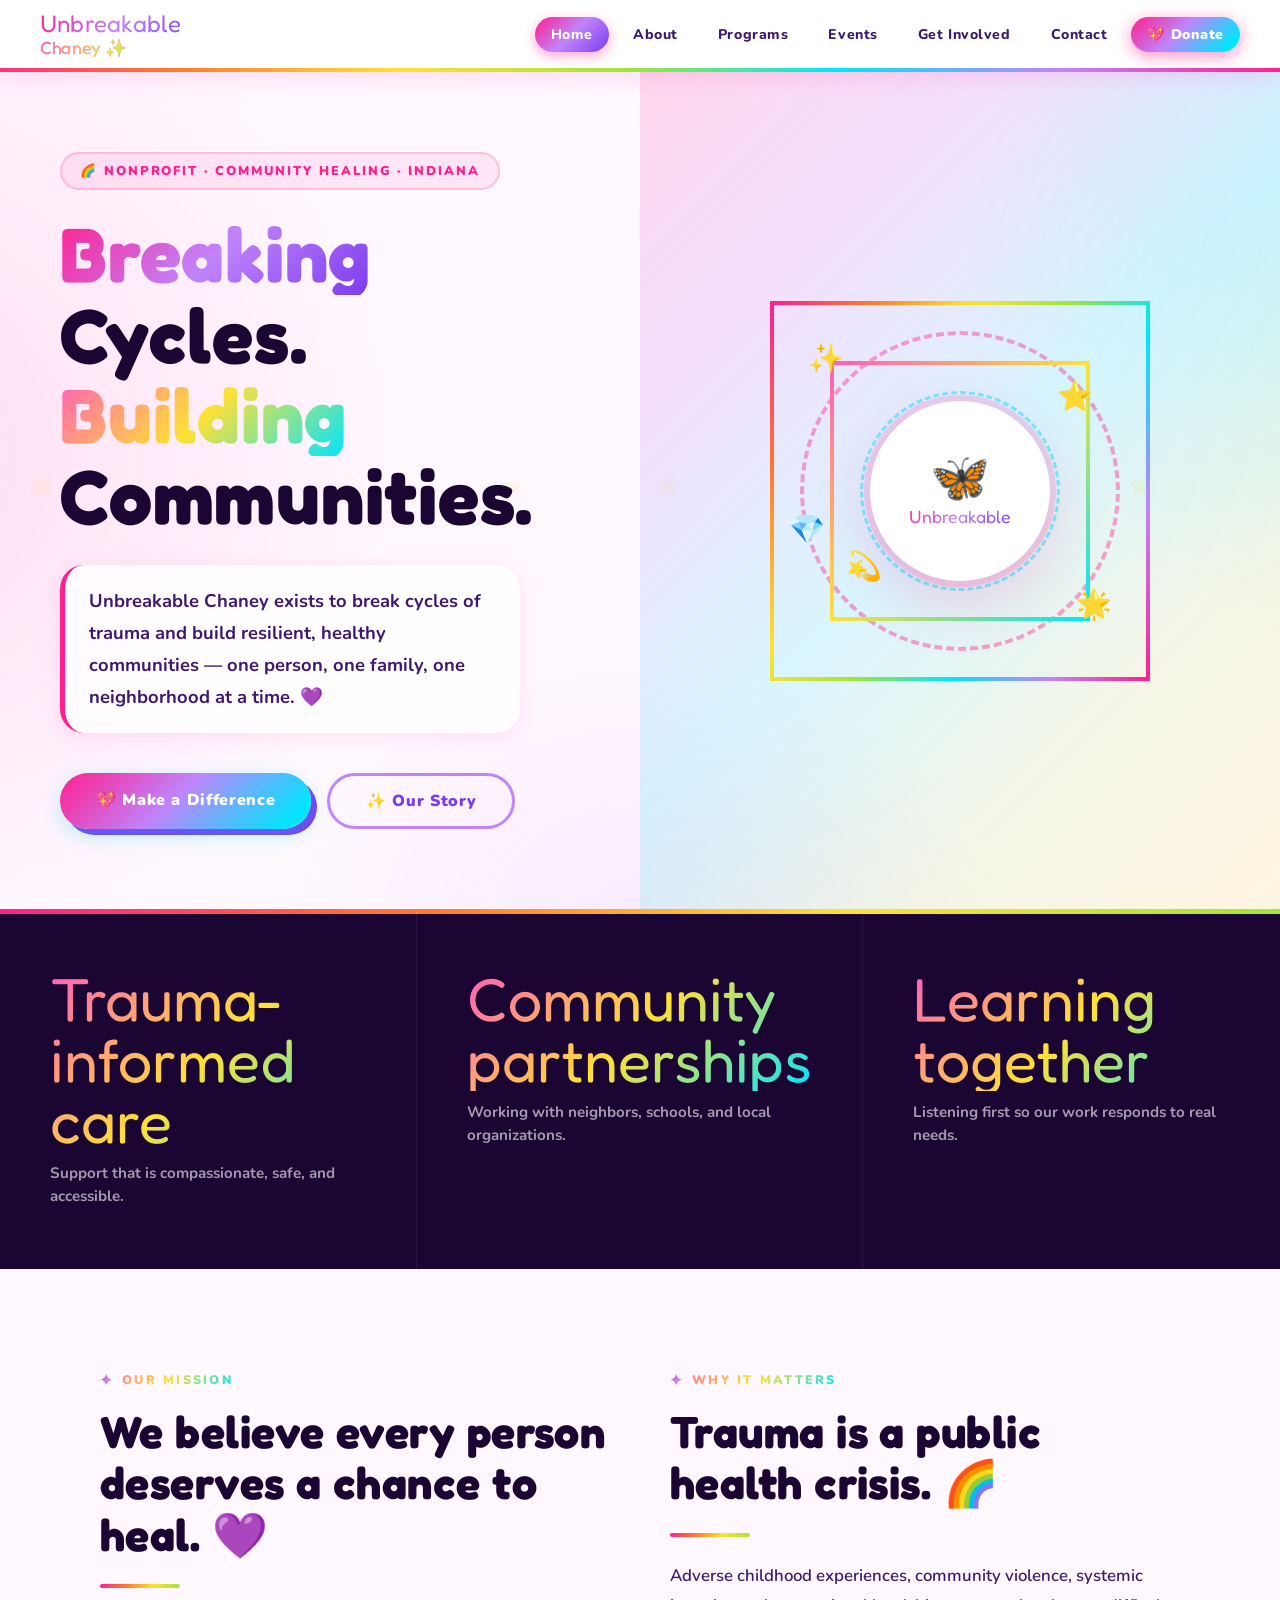
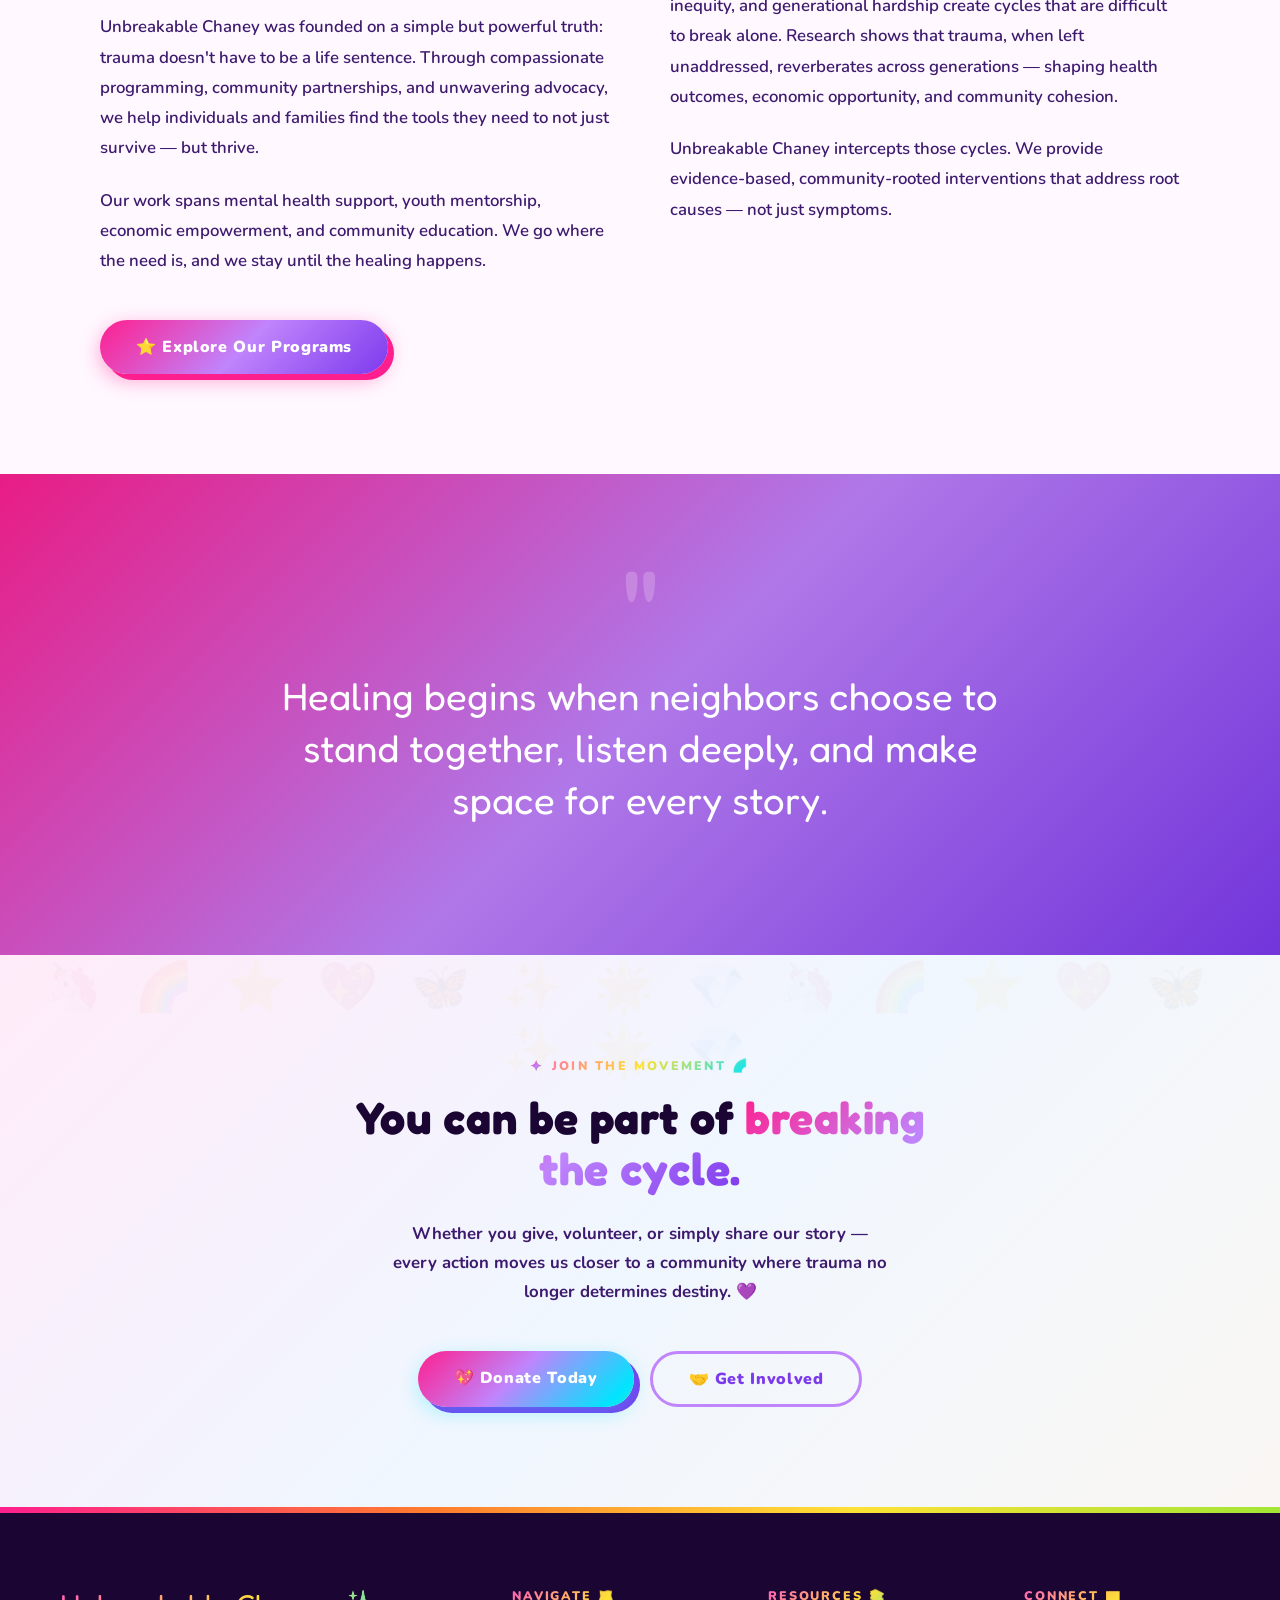
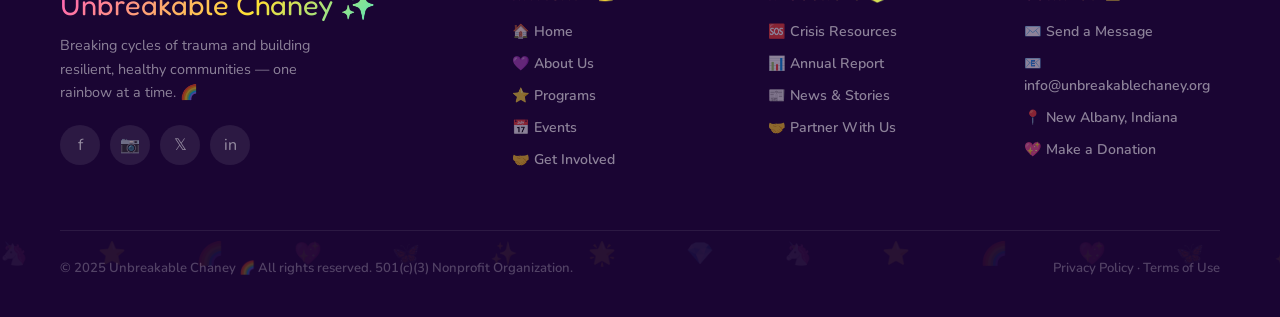
<file: index.html>
<!DOCTYPE html>
<html lang="en">
<head>
  <meta charset="UTF-8">
  <meta name="viewport" content="width=device-width, initial-scale=1.0">
  <title>Unbreakable Chaney ✨ — Breaking Cycles. Building Communities.</title>
  <link rel="preconnect" href="https://fonts.googleapis.com">
  <link href="https://fonts.googleapis.com/css2?family=Fredoka+One&family=Nunito:wght@400;600;700;800;900&display=swap" rel="stylesheet">
  <link rel="stylesheet" href="css/styles.css">
</head>
<body>

  <!-- ============================================================  HERO  -->
  <section class="hero">
    <div class="star-field"></div>

    <div class="hero-left">
      <p class="hero-eyebrow fade-up">🌈 Nonprofit · Community Healing · Indiana</p>

      <h1 class="hero-title fade-up delay-1">
        <span class="grad-word">Breaking</span><br>
        Cycles.<br>
        <span class="grad-word2">Building</span><br>
        Communities.
      </h1>

      <p class="hero-mission fade-up delay-2">
        Unbreakable Chaney exists to break cycles of trauma and build resilient, healthy communities — one person, one family, one neighborhood at a time. 💜
      </p>

      <div class="hero-ctas fade-up delay-3">
        <a href="donate.html" class="btn-rainbow">💖 Make a Difference</a>
        <a href="about.html" class="btn-outline">✨ Our Story</a>
      </div>
    </div>

    <div class="hero-right">
      <div class="hero-graphic">
        <div class="ring-container">
          <div class="ring"></div>
          <div class="ring"></div>
          <div class="ring"></div>
          <div class="ring"></div>
          <div class="hero-center-badge">
            <div class="badge-emoji">🦋</div>
            <div class="badge-word">Unbreakable</div>
          </div>
        </div>

        <!-- Scattered sparkles -->
        <span class="sparkle" style="top:10%;left:10%;animation-delay:0s">✨</span>
        <span class="sparkle" style="top:20%;right:15%;animation-delay:-1.5s">⭐</span>
        <span class="sparkle" style="bottom:25%;left:20%;animation-delay:-3s">💫</span>
        <span class="sparkle" style="bottom:15%;right:10%;animation-delay:-0.8s">🌟</span>
        <span class="sparkle" style="top:55%;left:5%;animation-delay:-2s">💎</span>
      </div>
    </div>
  </section>


  <!-- ============================================================  FOCUS STRIP  -->
  <div class="impact-strip">
    <div class="impact-item">
      <div class="impact-num">Trauma-informed care</div>
      <div class="impact-label">Support that is compassionate, safe, and accessible.</div>
    </div>
    <div class="impact-item">
      <div class="impact-num">Community partnerships</div>
      <div class="impact-label">Working with neighbors, schools, and local organizations.</div>
    </div>
    <div class="impact-item">
      <div class="impact-num">Learning together</div>
      <div class="impact-label">Listening first so our work responds to real needs.</div>
    </div>
  </div>


  <!-- ============================================================  MISSION TWO-COL  -->
  <div class="two-col">
    <div>
      <p class="section-tag">Our Mission</p>
      <h2 class="section-title">We believe every person deserves a chance to heal. 💜</h2>
      <div class="rainbow-divider"></div>
      <p class="section-body">
        Unbreakable Chaney was founded on a simple but powerful truth: trauma doesn't have to be a life sentence. Through compassionate programming, community partnerships, and unwavering advocacy, we help individuals and families find the tools they need to not just survive — but thrive.
      </p>
      <br>
      <p class="section-body">
        Our work spans mental health support, youth mentorship, economic empowerment, and community education. We go where the need is, and we stay until the healing happens.
      </p>
      <br><br>
      <a href="programs.html" class="btn-primary">⭐ Explore Our Programs</a>
    </div>
    <div>
      <p class="section-tag">Why It Matters</p>
      <h2 class="section-title">Trauma is a public health crisis. 🌈</h2>
      <div class="rainbow-divider"></div>
      <p class="section-body">
        Adverse childhood experiences, community violence, systemic inequity, and generational hardship create cycles that are difficult to break alone. Research shows that trauma, when left unaddressed, reverberates across generations — shaping health outcomes, economic opportunity, and community cohesion.
      </p>
      <br>
      <p class="section-body">
        Unbreakable Chaney intercepts those cycles. We provide evidence-based, community-rooted interventions that address root causes — not just symptoms.
      </p>
    </div>
  </div>


  <!-- ============================================================  MESSAGE  -->
  <div class="testimonial-section">
    <span class="testimonial-mark">"</span>
    <p class="testimonial-quote">
      Healing begins when neighbors choose to stand together, listen deeply, and make space for every story.
    </p>
  </div>


  <!-- ============================================================  CTA BANNER  -->
  <div style="background: linear-gradient(135deg, rgba(255,31,142,0.06), rgba(0,229,255,0.06), rgba(163,230,53,0.06)); padding: 100px 60px; text-align: center; position: relative; overflow: hidden;">
    <div style="position:absolute;inset:0;pointer-events:none;opacity:0.04;font-size:3rem;line-height:4rem;overflow:hidden;letter-spacing:2rem;">🦄🌈⭐💖🦋✨🌟💎🦄🌈⭐💖🦋✨🌟💎</div>

    <p class="section-tag" style="justify-content:center;">Join The Movement 🌈</p>
    <h2 class="section-title" style="max-width:640px;margin:0 auto 24px;">
      You can be part of <span style="background:var(--grad-pink);-webkit-background-clip:text;-webkit-text-fill-color:transparent;background-clip:text;">breaking the cycle.</span>
    </h2>
    <p style="max-width:500px;margin:0 auto 44px;font-size:1.05rem;line-height:1.75;color:var(--ink-soft);font-weight:700;">
      Whether you give, volunteer, or simply share our story — every action moves us closer to a community where trauma no longer determines destiny. 💜
    </p>
    <div style="display:flex;gap:16px;justify-content:center;flex-wrap:wrap;">
      <a href="donate.html" class="btn-rainbow">💖 Donate Today</a>
      <a href="involved.html" class="btn-outline">🤝 Get Involved</a>
    </div>
  </div>

  <script src="js/nav.js"></script>
</body>
</html>
</file>
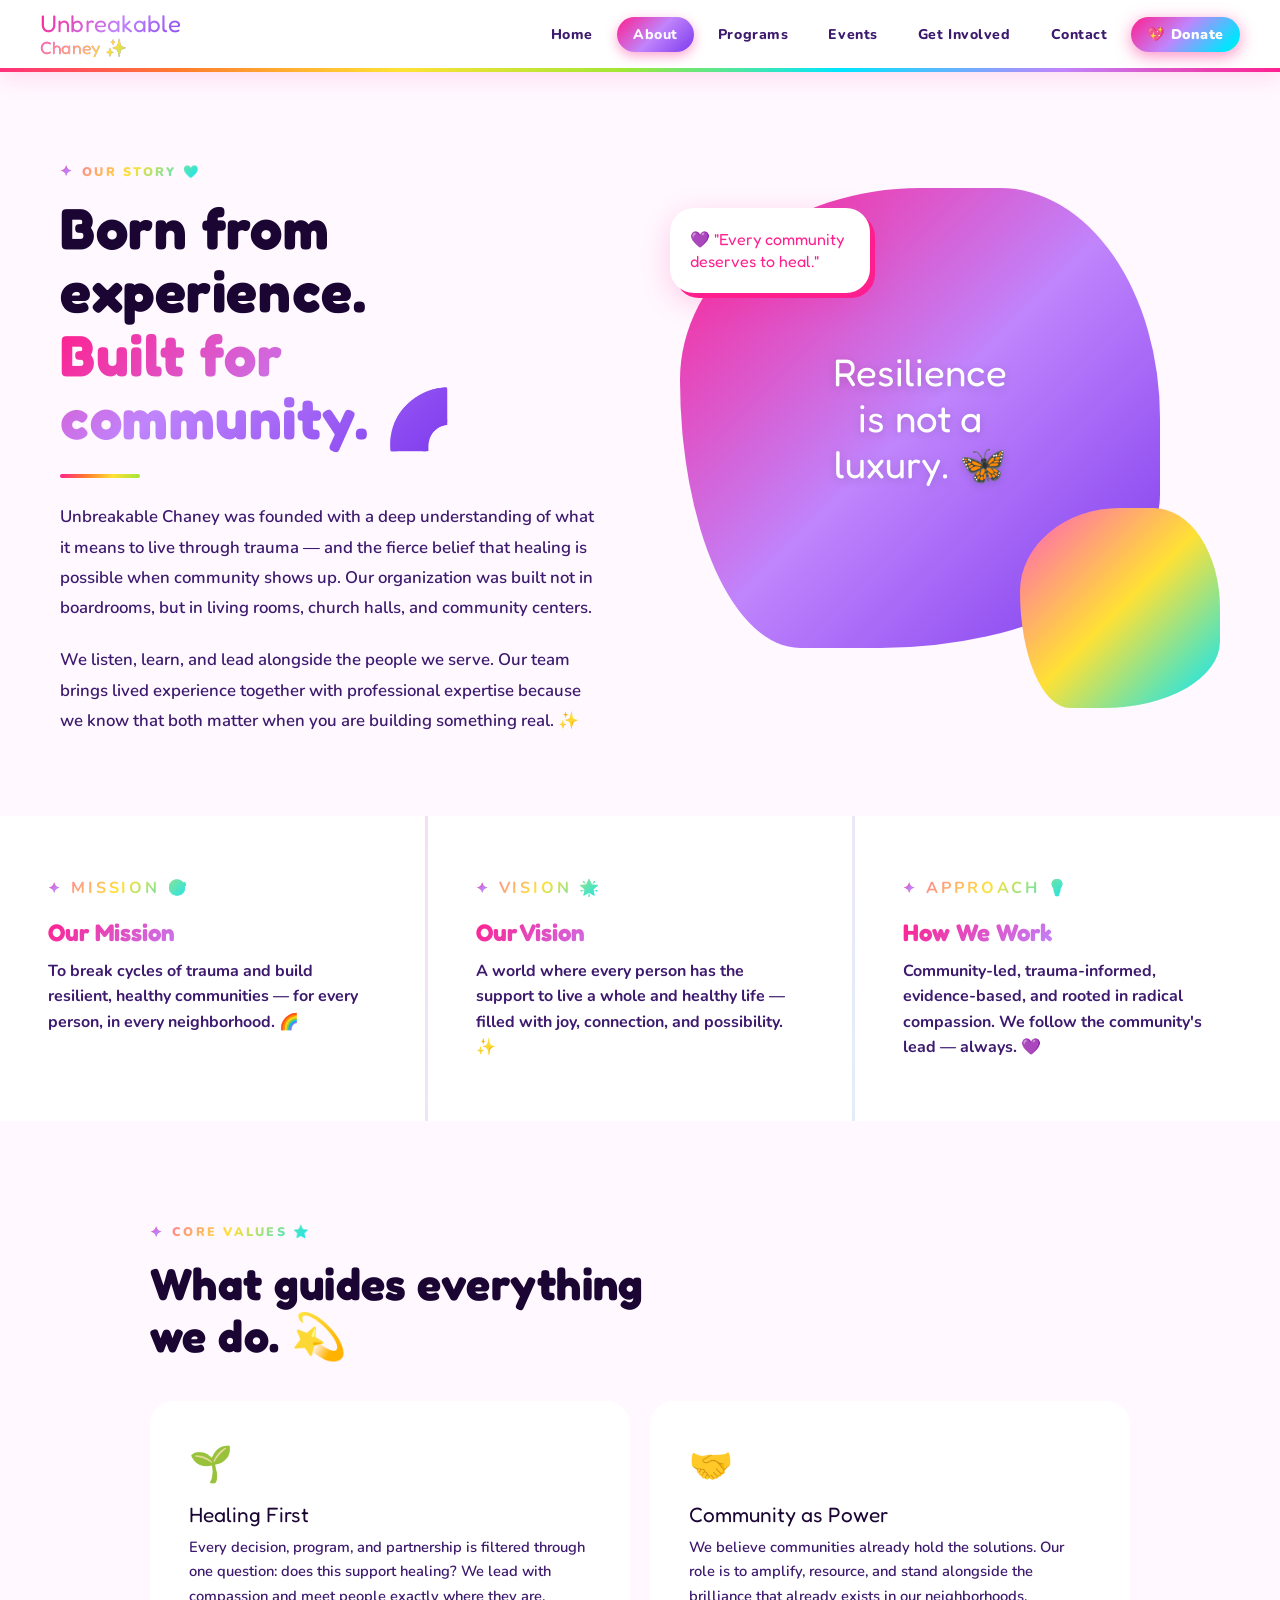
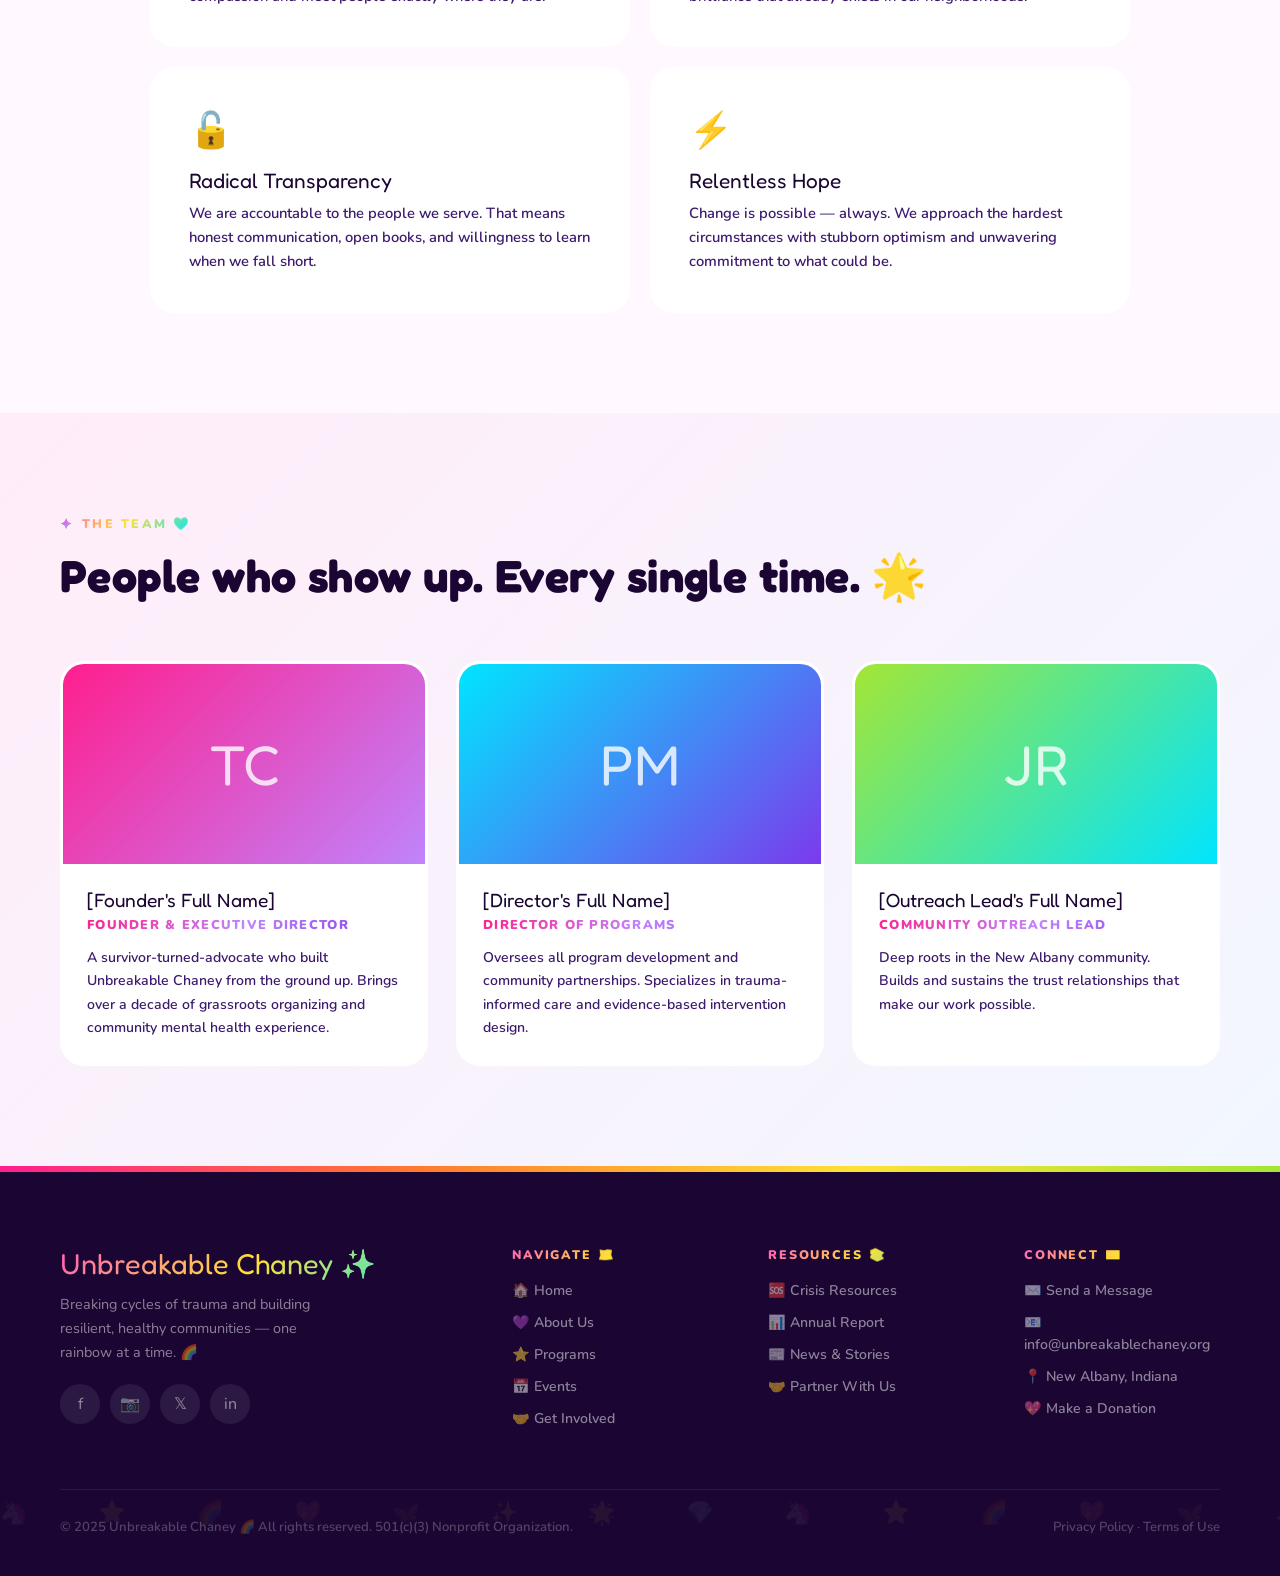
<file: about.html>
<!DOCTYPE html>
<html lang="en">
<head>
  <meta charset="UTF-8">
  <meta name="viewport" content="width=device-width, initial-scale=1.0">
  <title>About — Unbreakable Chaney ✨</title>
  <link rel="preconnect" href="https://fonts.googleapis.com">
  <link href="https://fonts.googleapis.com/css2?family=Fredoka+One&family=Nunito:wght@400;600;700;800;900&display=swap" rel="stylesheet">
  <link rel="stylesheet" href="css/styles.css">
</head>
<body>

  <!-- ============================================================  ABOUT HERO  -->
  <div class="about-hero">
    <div>
      <p class="section-tag fade-up">Our Story 💜</p>
      <h1 class="section-title fade-up delay-1" style="font-size:clamp(2.8rem,4.5vw,4.2rem);line-height:1.1;">
        Born from experience.<br>
        <span style="background:var(--grad-pink);-webkit-background-clip:text;-webkit-text-fill-color:transparent;background-clip:text;">Built for community. 🌈</span>
      </h1>
      <div class="rainbow-divider fade-up delay-2"></div>
      <p class="section-body fade-up delay-2">
        Unbreakable Chaney was founded with a deep understanding of what it means to live through trauma — and the fierce belief that healing is possible when community shows up. Our organization was built not in boardrooms, but in living rooms, church halls, and community centers.
      </p>
      <br>
      <p class="section-body fade-up delay-3">
        We listen, learn, and lead alongside the people we serve. Our team brings lived experience together with professional expertise because we know that both matter when you are building something real. ✨
      </p>
    </div>

    <div class="about-visual fade-up delay-2">
      <div class="about-blob main">
        <div class="about-main-caption">Resilience<br>is not a<br>luxury. 🦋</div>
      </div>
      <div class="about-blob accent1"></div>
      <div class="about-blob quote-float">
        <p class="about-quote-text">💜 "Every community deserves to heal."</p>
      </div>
    </div>
  </div>


  <!-- ============================================================  MISSION / VISION / APPROACH  -->
  <div class="mission-vision-grid">
    <div class="mvg-item">
      <p class="section-tag">Mission 🎯</p>
      <h3>Our Mission</h3>
      <p>To break cycles of trauma and build resilient, healthy communities — for every person, in every neighborhood. 🌈</p>
    </div>
    <div class="mvg-item">
      <p class="section-tag">Vision 🌟</p>
      <h3>Our Vision</h3>
      <p>A world where every person has the support to live a whole and healthy life — filled with joy, connection, and possibility. ✨</p>
    </div>
    <div class="mvg-item">
      <p class="section-tag">Approach 💡</p>
      <h3>How We Work</h3>
      <p>Community-led, trauma-informed, evidence-based, and rooted in radical compassion. We follow the community's lead — always. 💜</p>
    </div>
  </div>


  <!-- ============================================================  VALUES  -->
  <div style="padding:100px 60px;max-width:1100px;margin:0 auto;">
    <p class="section-tag">Core Values ⭐</p>
    <h2 class="section-title" style="max-width:520px;">What guides everything we do. 💫</h2>

    <div class="values-grid">
      <div class="value-card">
        <div class="value-icon">🌱</div>
        <div class="value-title">Healing First</div>
        <p class="value-desc">Every decision, program, and partnership is filtered through one question: does this support healing? We lead with compassion and meet people exactly where they are.</p>
      </div>
      <div class="value-card">
        <div class="value-icon">🤝</div>
        <div class="value-title">Community as Power</div>
        <p class="value-desc">We believe communities already hold the solutions. Our role is to amplify, resource, and stand alongside the brilliance that already exists in our neighborhoods.</p>
      </div>
      <div class="value-card">
        <div class="value-icon">🔓</div>
        <div class="value-title">Radical Transparency</div>
        <p class="value-desc">We are accountable to the people we serve. That means honest communication, open books, and willingness to learn when we fall short.</p>
      </div>
      <div class="value-card">
        <div class="value-icon">⚡</div>
        <div class="value-title">Relentless Hope</div>
        <p class="value-desc">Change is possible — always. We approach the hardest circumstances with stubborn optimism and unwavering commitment to what could be.</p>
      </div>
    </div>
  </div>


  <!-- ============================================================  TEAM  -->
  <div class="team-section">
    <p class="section-tag">The Team 💜</p>
    <h2 class="section-title">People who show up. Every single time. 🌟</h2>

    <div class="team-grid">
      <div class="team-card">
        <div class="team-avatar a1"><div class="team-initials">TC</div></div>
        <div class="team-info">
          <div class="team-name">[Founder's Full Name]</div>
          <div class="team-role">Founder &amp; Executive Director</div>
          <p class="team-bio">A survivor-turned-advocate who built Unbreakable Chaney from the ground up. Brings over a decade of grassroots organizing and community mental health experience.</p>
        </div>
      </div>
      <div class="team-card">
        <div class="team-avatar a2"><div class="team-initials">PM</div></div>
        <div class="team-info">
          <div class="team-name">[Director's Full Name]</div>
          <div class="team-role">Director of Programs</div>
          <p class="team-bio">Oversees all program development and community partnerships. Specializes in trauma-informed care and evidence-based intervention design.</p>
        </div>
      </div>
      <div class="team-card">
        <div class="team-avatar a3"><div class="team-initials">JR</div></div>
        <div class="team-info">
          <div class="team-name">[Outreach Lead's Full Name]</div>
          <div class="team-role">Community Outreach Lead</div>
          <p class="team-bio">Deep roots in the New Albany community. Builds and sustains the trust relationships that make our work possible.</p>
        </div>
      </div>
    </div>
  </div>

  <script src="js/nav.js"></script>
</body>
</html>
</file>
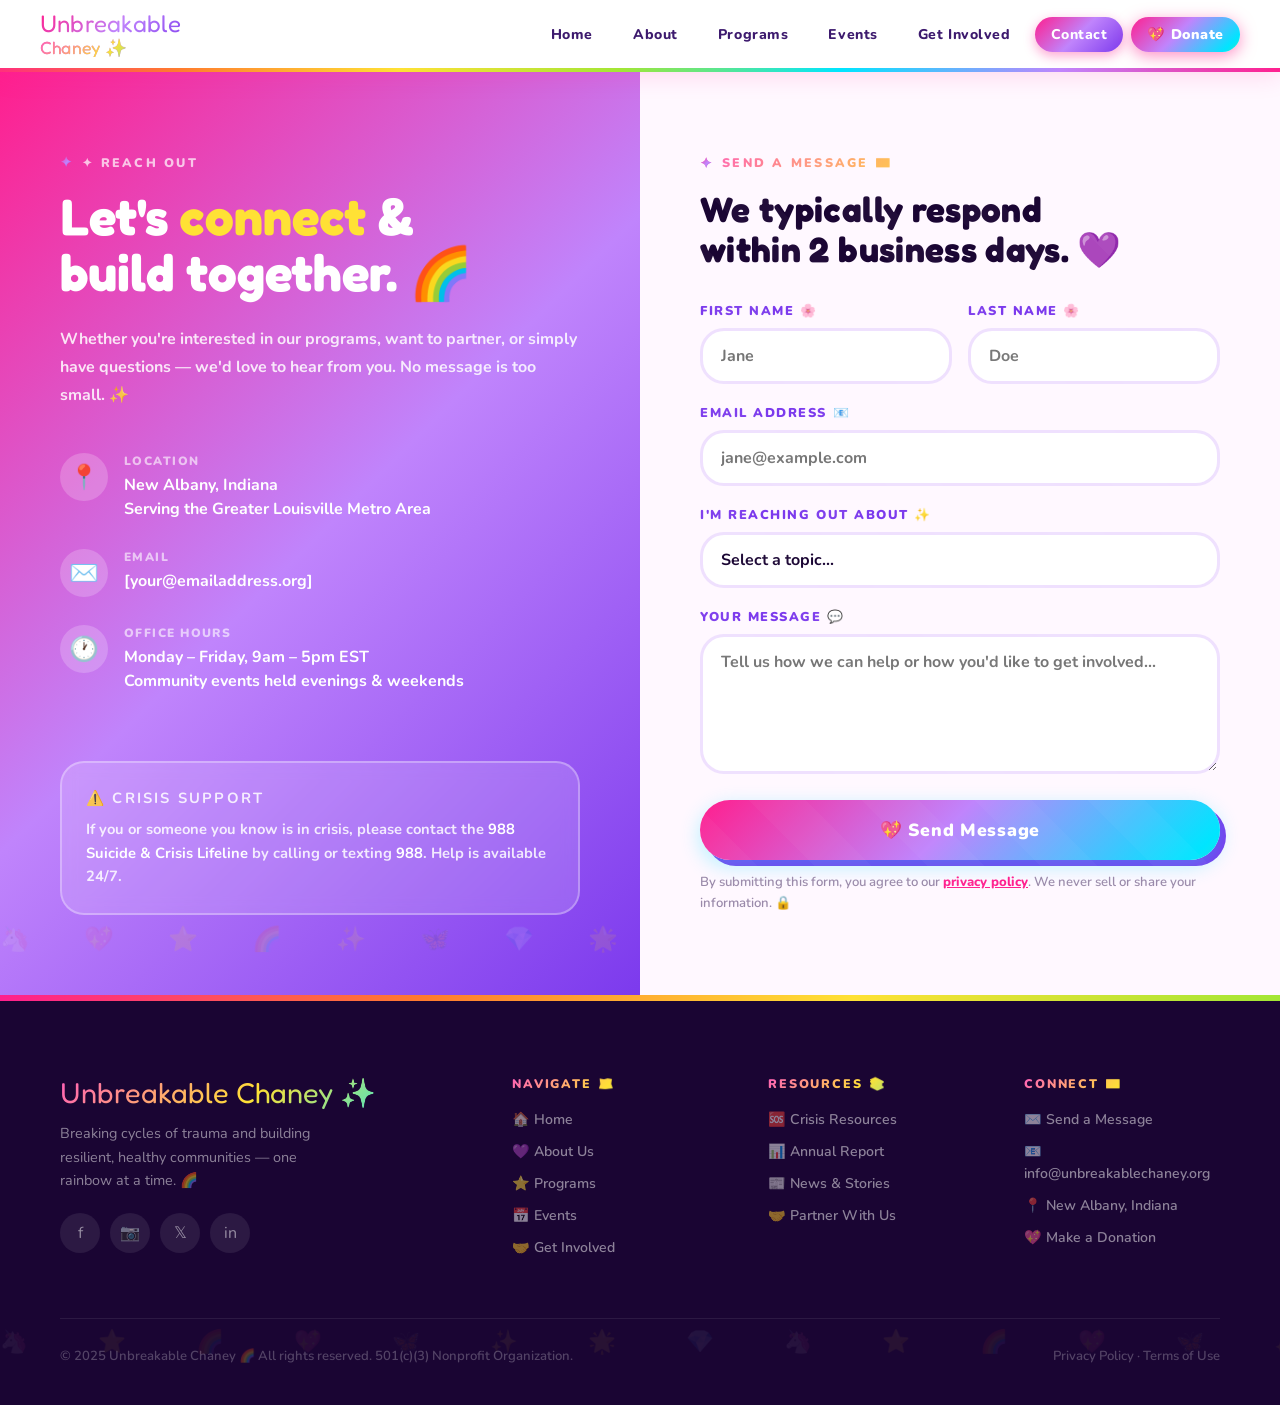
<file: contact.html>
<!DOCTYPE html>
<html lang="en">
<head>
  <meta charset="UTF-8">
  <meta name="viewport" content="width=device-width, initial-scale=1.0">
  <title>Contact — Unbreakable Chaney ✨</title>
  <link rel="preconnect" href="https://fonts.googleapis.com">
  <link href="https://fonts.googleapis.com/css2?family=Fredoka+One&family=Nunito:wght@400;600;700;800;900&display=swap" rel="stylesheet">
  <link rel="stylesheet" href="css/styles.css">
</head>
<body>

  <div class="contact-grid">

    <!-- ============================================================  LEFT PANEL  -->
    <div class="contact-left">
      <div class="star-field"></div>

      <p class="section-tag" style="-webkit-text-fill-color:rgba(255,255,255,0.7);color:rgba(255,255,255,0.7);background:none;">✦ Reach Out</p>

      <h1 class="contact-title">
        Let's <em>connect</em> &amp;<br>build together. 🌈
      </h1>

      <p style="font-size:1rem;line-height:1.75;color:rgba(255,255,255,0.85);font-weight:700;margin-bottom:44px;">
        Whether you're interested in our programs, want to partner, or simply have questions — we'd love to hear from you. No message is too small. ✨
      </p>

      <div class="contact-info-item">
        <div class="contact-info-icon">📍</div>
        <div>
          <div class="contact-info-label">Location</div>
          <div class="contact-info-value">New Albany, Indiana<br>Serving the Greater Louisville Metro Area</div>
        </div>
      </div>

      <div class="contact-info-item">
        <div class="contact-info-icon">✉️</div>
        <div>
          <div class="contact-info-label">Email</div>
          <div class="contact-info-value">[your@emailaddress.org]</div>
        </div>
      </div>

      <div class="contact-info-item">
        <div class="contact-info-icon">🕐</div>
        <div>
          <div class="contact-info-label">Office Hours</div>
          <div class="contact-info-value">Monday – Friday, 9am – 5pm EST<br>Community events held evenings &amp; weekends</div>
        </div>
      </div>

      <div class="crisis-box">
        <p class="crisis-box-label">⚠️ Crisis Support</p>
        <p>If you or someone you know is in crisis, please contact the <strong>988 Suicide &amp; Crisis Lifeline</strong> by calling or texting <strong>988</strong>. Help is available 24/7.</p>
      </div>
    </div>

    <!-- ============================================================  RIGHT: FORM  -->
    <div class="contact-right">
      <p class="section-tag">Send a Message 💌</p>
      <h2 class="section-title" style="font-size:2.2rem;margin-bottom:32px;">
        We typically respond<br>within 2 business days. 💜
      </h2>

      <div class="form-row">
        <div class="form-group">
          <label class="form-label">First Name 🌸</label>
          <input class="form-input" type="text" name="first_name" placeholder="Jane" required>
        </div>
        <div class="form-group">
          <label class="form-label">Last Name 🌸</label>
          <input class="form-input" type="text" name="last_name" placeholder="Doe" required>
        </div>
      </div>

      <div class="form-group">
        <label class="form-label">Email Address 📧</label>
        <input class="form-input" type="email" name="email" placeholder="jane@example.com" required>
      </div>

      <div class="form-group">
        <label class="form-label">I'm reaching out about ✨</label>
        <select class="form-select" name="topic">
          <option value="">Select a topic...</option>
          <option>Program Inquiry</option>
          <option>Volunteering</option>
          <option>Donating</option>
          <option>Partnership / Collaboration</option>
          <option>Media / Press</option>
          <option>General Question</option>
        </select>
      </div>

      <div class="form-group">
        <label class="form-label">Your Message 💬</label>
        <textarea class="form-textarea" name="message" placeholder="Tell us how we can help or how you'd like to get involved..." required></textarea>
      </div>

      <button class="btn-rainbow" type="submit" style="width:100%;padding:18px;font-size:1.1rem;">
        💖 Send Message
      </button>

      <p class="form-note">
        By submitting this form, you agree to our <a href="#" style="color:var(--magenta);font-weight:800;">privacy policy</a>. We never sell or share your information. 🔒
      </p>
    </div>

  </div>

  <script src="js/nav.js"></script>
</body>
</html>
</file>
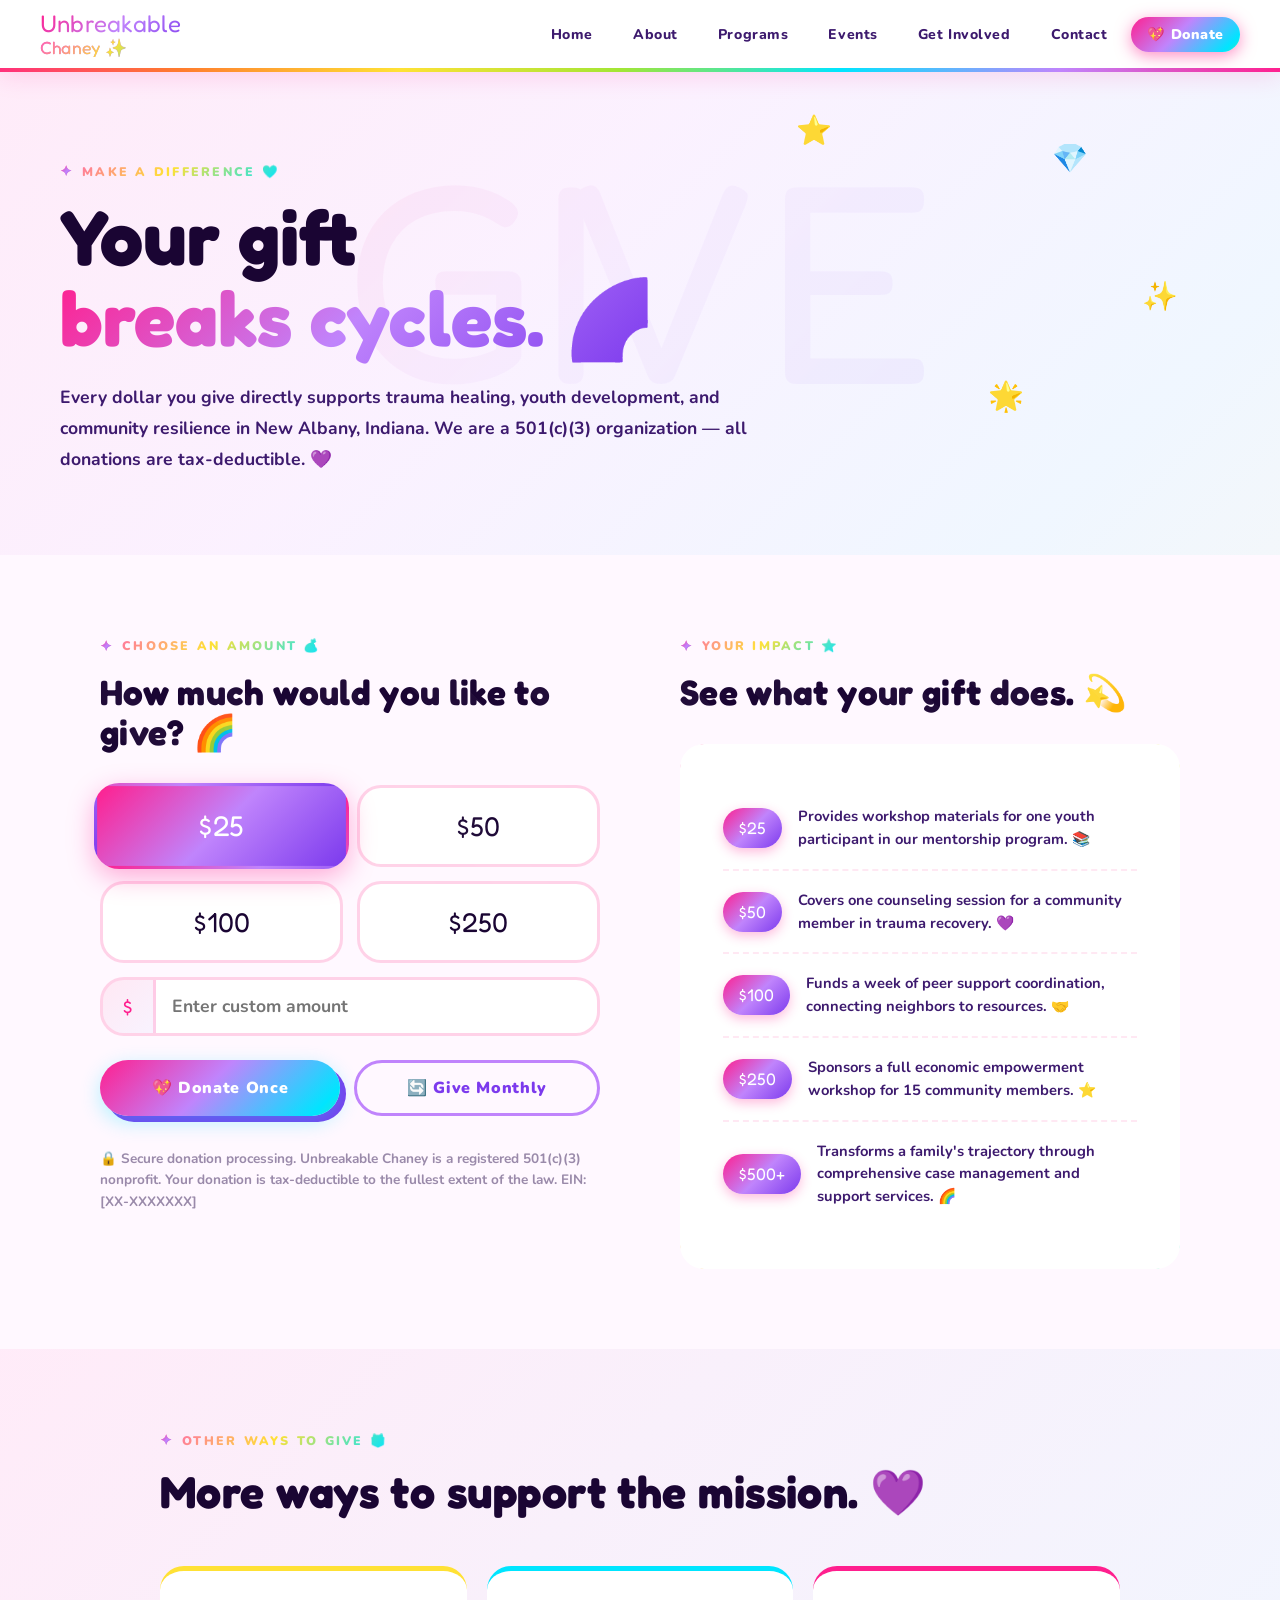
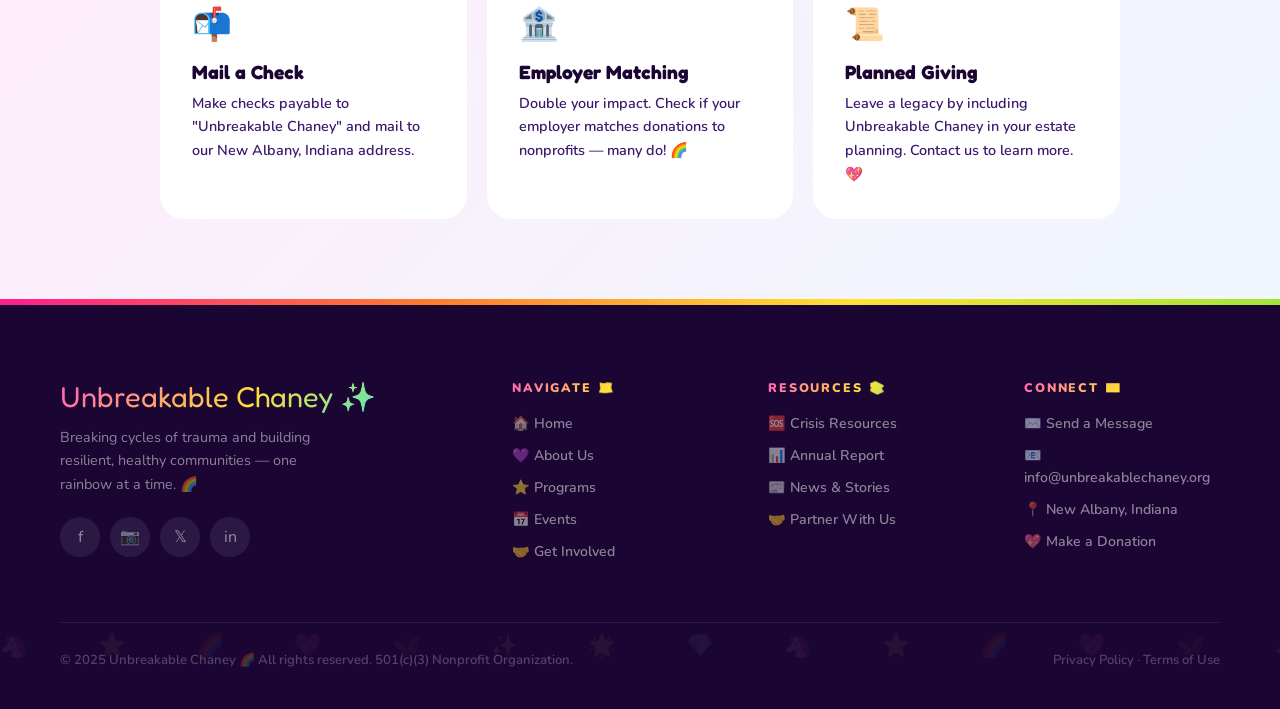
<file: donate.html>
<!DOCTYPE html>
<html lang="en">
<head>
  <meta charset="UTF-8">
  <meta name="viewport" content="width=device-width, initial-scale=1.0">
  <title>Donate — Unbreakable Chaney ✨</title>
  <link rel="preconnect" href="https://fonts.googleapis.com">
  <link href="https://fonts.googleapis.com/css2?family=Fredoka+One&family=Nunito:wght@400;600;700;800;900&display=swap" rel="stylesheet">
  <link rel="stylesheet" href="css/styles.css">
</head>
<body>

  <!-- ============================================================  DONATE HERO  -->
  <div class="donate-hero">
    <div class="donate-bg-text">GIVE</div>
    <div class="donate-hero-inner">
      <p class="section-tag fade-up">Make a Difference 💖</p>
      <h1 class="donate-title fade-up delay-1">
        Your gift<br>
        <span class="grad-word">breaks cycles. 🌈</span>
      </h1>
      <p class="donate-sub fade-up delay-2">
        Every dollar you give directly supports trauma healing, youth development, and community resilience in New Albany, Indiana. We are a 501(c)(3) organization — all donations are tax-deductible. 💜
      </p>
    </div>

    <!-- Floating sparkles -->
    <span class="sparkle" style="position:absolute;top:25%;right:15%;animation-delay:0s">💎</span>
    <span class="sparkle" style="position:absolute;top:50%;right:8%;animation-delay:-2s">✨</span>
    <span class="sparkle" style="position:absolute;bottom:25%;right:20%;animation-delay:-1s">🌟</span>
    <span class="sparkle" style="position:absolute;top:20%;right:35%;animation-delay:-3s">⭐</span>
  </div>


  <!-- ============================================================  FORM + IMPACT  -->
  <div class="donate-section">

    <!-- LEFT: Amount selector -->
    <div>
      <p class="section-tag">Choose an Amount 💰</p>
      <h2 class="section-title" style="font-size:2.2rem;margin-bottom:32px;">How much would you like to give? 🌈</h2>

      <div class="donate-amounts" id="donateAmounts">
        <button class="amount-btn selected" onclick="selectAmount(this)">$25</button>
        <button class="amount-btn" onclick="selectAmount(this)">$50</button>
        <button class="amount-btn" onclick="selectAmount(this)">$100</button>
        <button class="amount-btn" onclick="selectAmount(this)">$250</button>
        <div class="donate-custom">
          <span>$</span>
          <input type="number" id="customAmount" placeholder="Enter custom amount" min="1">
        </div>
      </div>

      <div style="display:flex;gap:14px;margin-bottom:32px;">
        <button class="btn-rainbow" style="flex:1;">💖 Donate Once</button>
        <button class="btn-outline" style="flex:1;">🔄 Give Monthly</button>
      </div>

      <p style="font-size:0.85rem;color:#9a8aaa;line-height:1.6;font-weight:700;">
        🔒 Secure donation processing. Unbreakable Chaney is a registered 501(c)(3) nonprofit. Your donation is tax-deductible to the fullest extent of the law. EIN: [XX-XXXXXXX]
      </p>
    </div>

    <!-- RIGHT: Impact breakdown -->
    <div>
      <p class="section-tag">Your Impact ⭐</p>
      <h2 class="section-title" style="font-size:2.2rem;margin-bottom:32px;">See what your gift does. 💫</h2>

      <div class="donate-impact">
        <div class="impact-row">
          <div class="impact-dollar">$25</div>
          <div class="impact-text">Provides workshop materials for one youth participant in our mentorship program. 📚</div>
        </div>
        <div class="impact-row">
          <div class="impact-dollar">$50</div>
          <div class="impact-text">Covers one counseling session for a community member in trauma recovery. 💜</div>
        </div>
        <div class="impact-row">
          <div class="impact-dollar">$100</div>
          <div class="impact-text">Funds a week of peer support coordination, connecting neighbors to resources. 🤝</div>
        </div>
        <div class="impact-row">
          <div class="impact-dollar">$250</div>
          <div class="impact-text">Sponsors a full economic empowerment workshop for 15 community members. ⭐</div>
        </div>
        <div class="impact-row">
          <div class="impact-dollar">$500+</div>
          <div class="impact-text">Transforms a family's trajectory through comprehensive case management and support services. 🌈</div>
        </div>
      </div>
    </div>
  </div>


  <!-- ============================================================  OTHER WAYS  -->
  <div style="background:linear-gradient(135deg,rgba(255,31,142,0.06),rgba(0,229,255,0.06));padding:80px 60px;">
    <div style="max-width:960px;margin:0 auto;">
      <p class="section-tag">Other Ways to Give 🎁</p>
      <h2 class="section-title" style="margin-bottom:48px;">More ways to support the mission. 💜</h2>

      <div class="other-ways-grid">
        <div class="give-card" style="border-top:5px solid var(--yellow);">
          <div class="give-icon">📬</div>
          <h3>Mail a Check</h3>
          <p>Make checks payable to "Unbreakable Chaney" and mail to our New Albany, Indiana address.</p>
        </div>
        <div class="give-card" style="border-top:5px solid var(--cyan);">
          <div class="give-icon">🏦</div>
          <h3>Employer Matching</h3>
          <p>Double your impact. Check if your employer matches donations to nonprofits — many do! 🌈</p>
        </div>
        <div class="give-card" style="border-top:5px solid var(--magenta);">
          <div class="give-icon">📜</div>
          <h3>Planned Giving</h3>
          <p>Leave a legacy by including Unbreakable Chaney in your estate planning. Contact us to learn more. 💖</p>
        </div>
      </div>
    </div>
  </div>

  <script>
    function selectAmount(btn) {
      document.querySelectorAll('.amount-btn').forEach(b => b.classList.remove('selected'));
      btn.classList.add('selected');
      document.getElementById('customAmount').value = '';
    }
  </script>
  <script src="js/nav.js"></script>
</body>
</html>
</file>
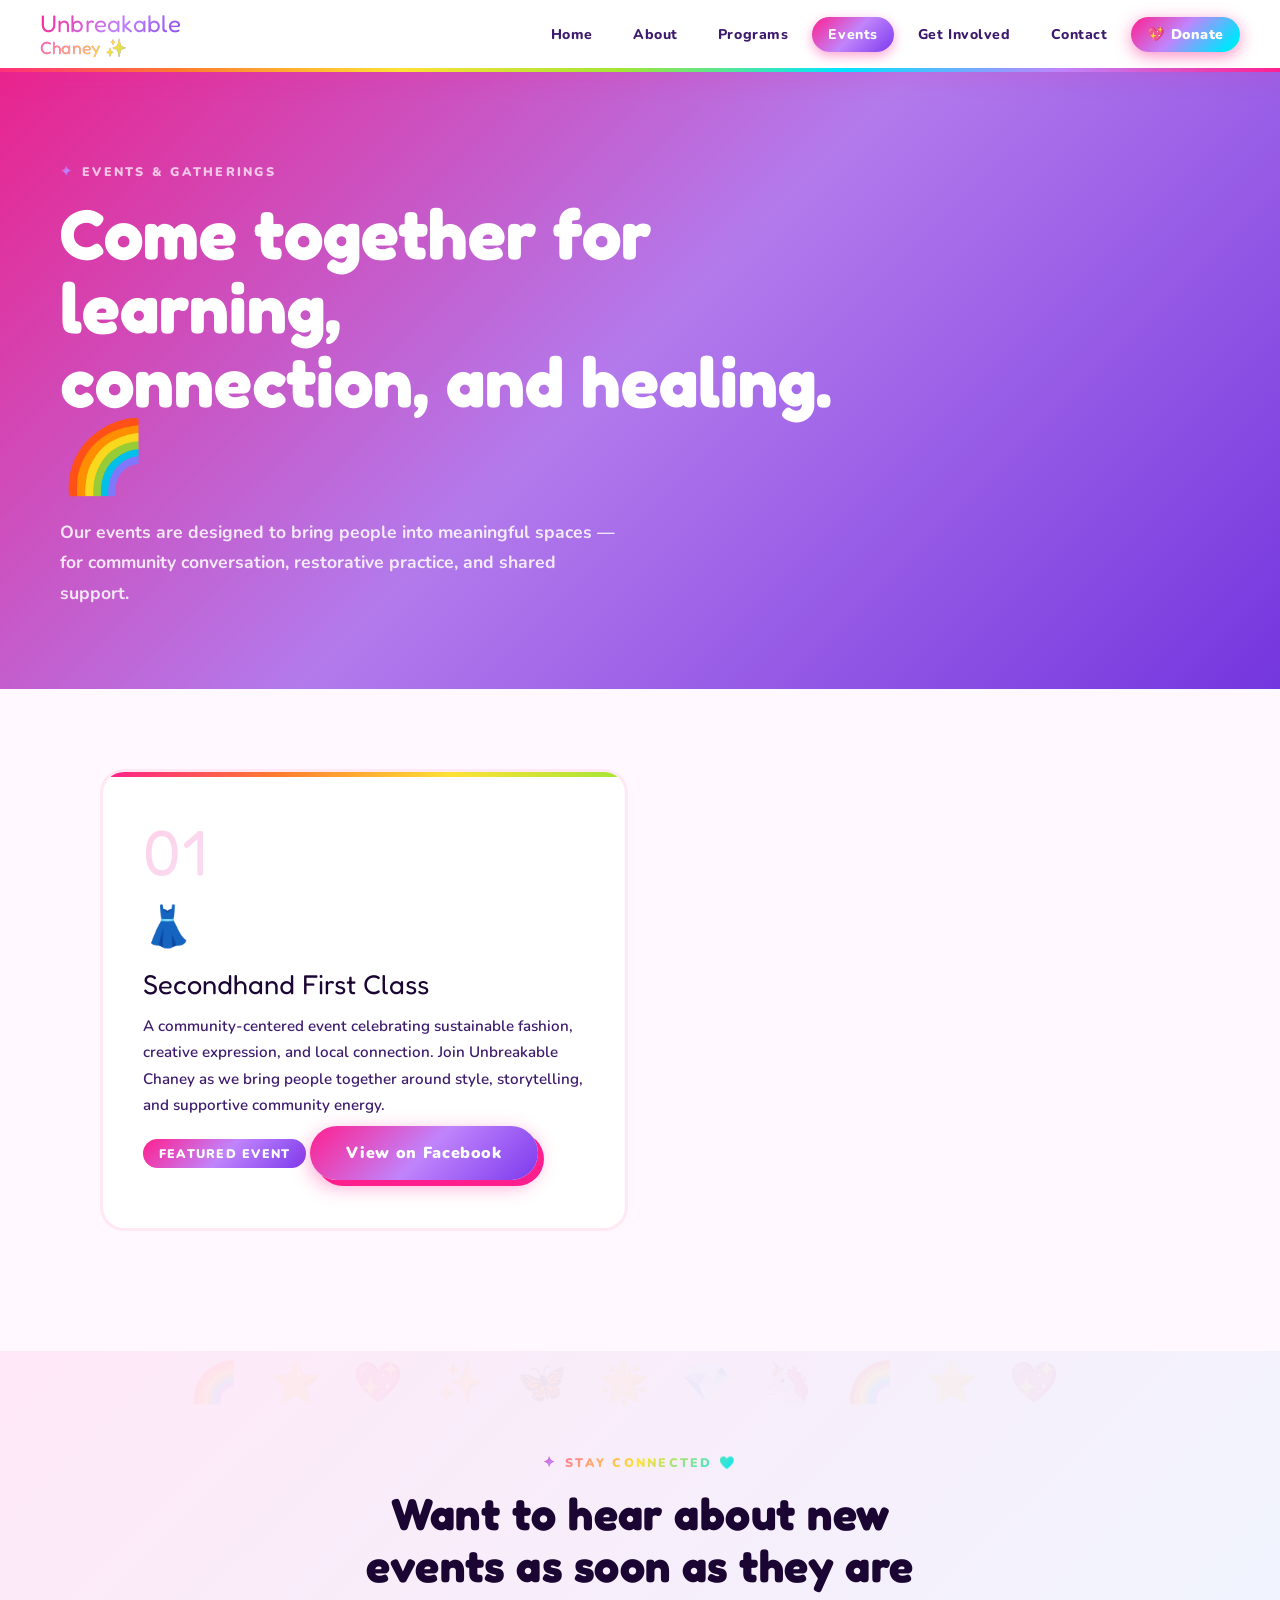
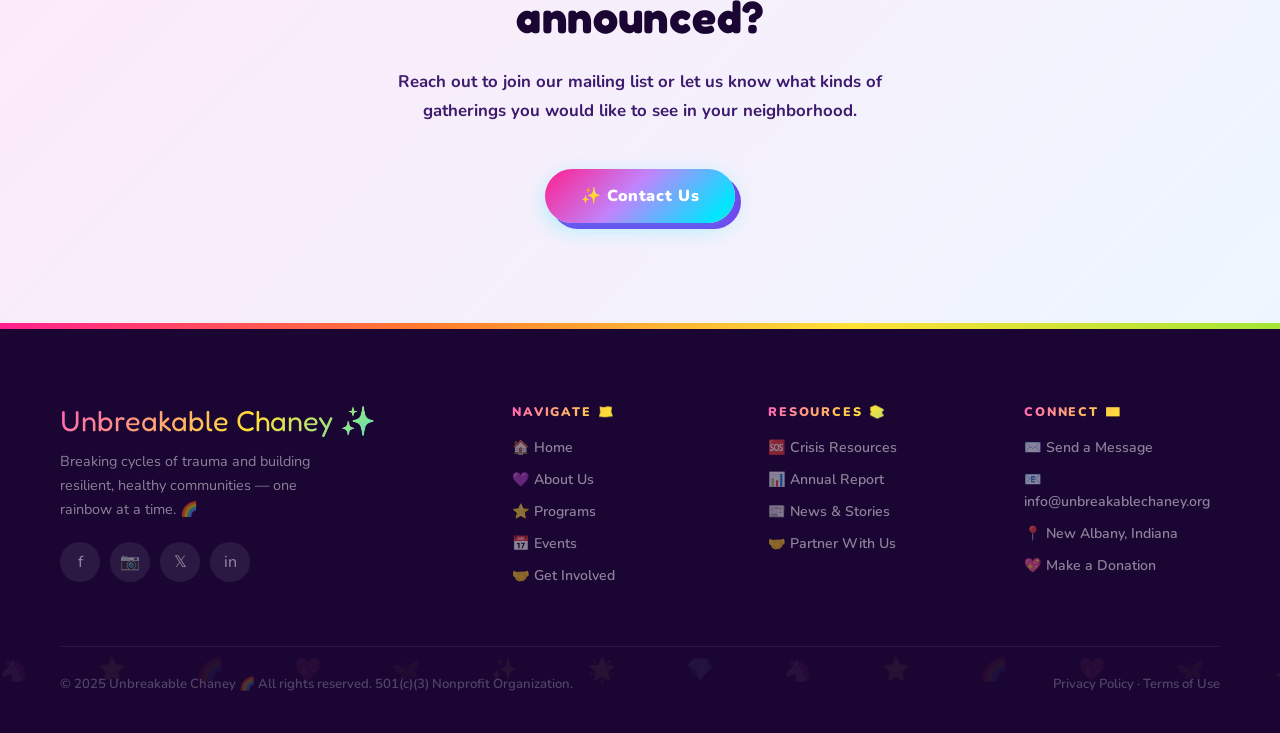
<file: events.html>
<!DOCTYPE html>
<html lang="en">
<head>
  <meta charset="UTF-8">
  <meta name="viewport" content="width=device-width, initial-scale=1.0">
  <title>Events — Unbreakable Chaney ✨</title>
  <link rel="preconnect" href="https://fonts.googleapis.com">
  <link href="https://fonts.googleapis.com/css2?family=Fredoka+One&family=Nunito:wght@400;600;700;800;900&display=swap" rel="stylesheet">
  <link rel="stylesheet" href="css/styles.css">
</head>
<body>

  <div class="programs-hero">
    <div class="star-field"></div>
    <p class="section-tag" style="-webkit-text-fill-color:rgba(255,255,255,0.7);color:rgba(255,255,255,0.7);background:none;">Events & Gatherings</p>
    <h1 class="programs-title fade-up">
      Come together for learning,<br>
      connection, and healing. 🌈
    </h1>
    <p class="programs-sub fade-up delay-1">
      Our events are designed to bring people into meaningful spaces — for community conversation, restorative practice, and shared support.
    </p>
  </div>

  <div class="programs-grid">

    <div class="program-card">
      <div class="program-num">01</div>
      <div class="program-icon">👗</div>
      <div class="program-title">Secondhand First Class</div>
      <p class="program-desc">A community-centered event celebrating sustainable fashion, creative expression, and local connection. Join Unbreakable Chaney as we bring people together around style, storytelling, and supportive community energy.</p>
      <span class="program-tag">Featured Event</span>
      <a href="https://facebook.com/events/s/secondhand-first-class/2116263519168093" class="btn-primary" target="_blank" rel="noopener noreferrer">View on Facebook</a>
    </div>

  </div>

  <div style="background:linear-gradient(135deg,rgba(255,31,142,0.07),rgba(0,229,255,0.07));padding:100px 60px;text-align:center;position:relative;overflow:hidden;margin-top:40px;">
    <div style="position:absolute;inset:0;pointer-events:none;opacity:0.05;font-size:2.5rem;line-height:4rem;letter-spacing:2rem;">🌈⭐💖✨🦋🌟💎🦄🌈⭐💖</div>
    <p class="section-tag" style="justify-content:center;">Stay Connected 🤍</p>
    <h2 class="section-title" style="max-width:580px;margin:0 auto 24px;">
      Want to hear about new events as soon as they are announced?
    </h2>
    <p style="max-width:500px;margin:0 auto 44px;font-size:1.05rem;line-height:1.75;color:var(--ink-soft);font-weight:700;">
      Reach out to join our mailing list or let us know what kinds of gatherings you would like to see in your neighborhood.
    </p>
    <a href="contact.html" class="btn-rainbow">✨ Contact Us</a>
  </div>

  <script src="js/nav.js"></script>
</body>
</html>
</file>
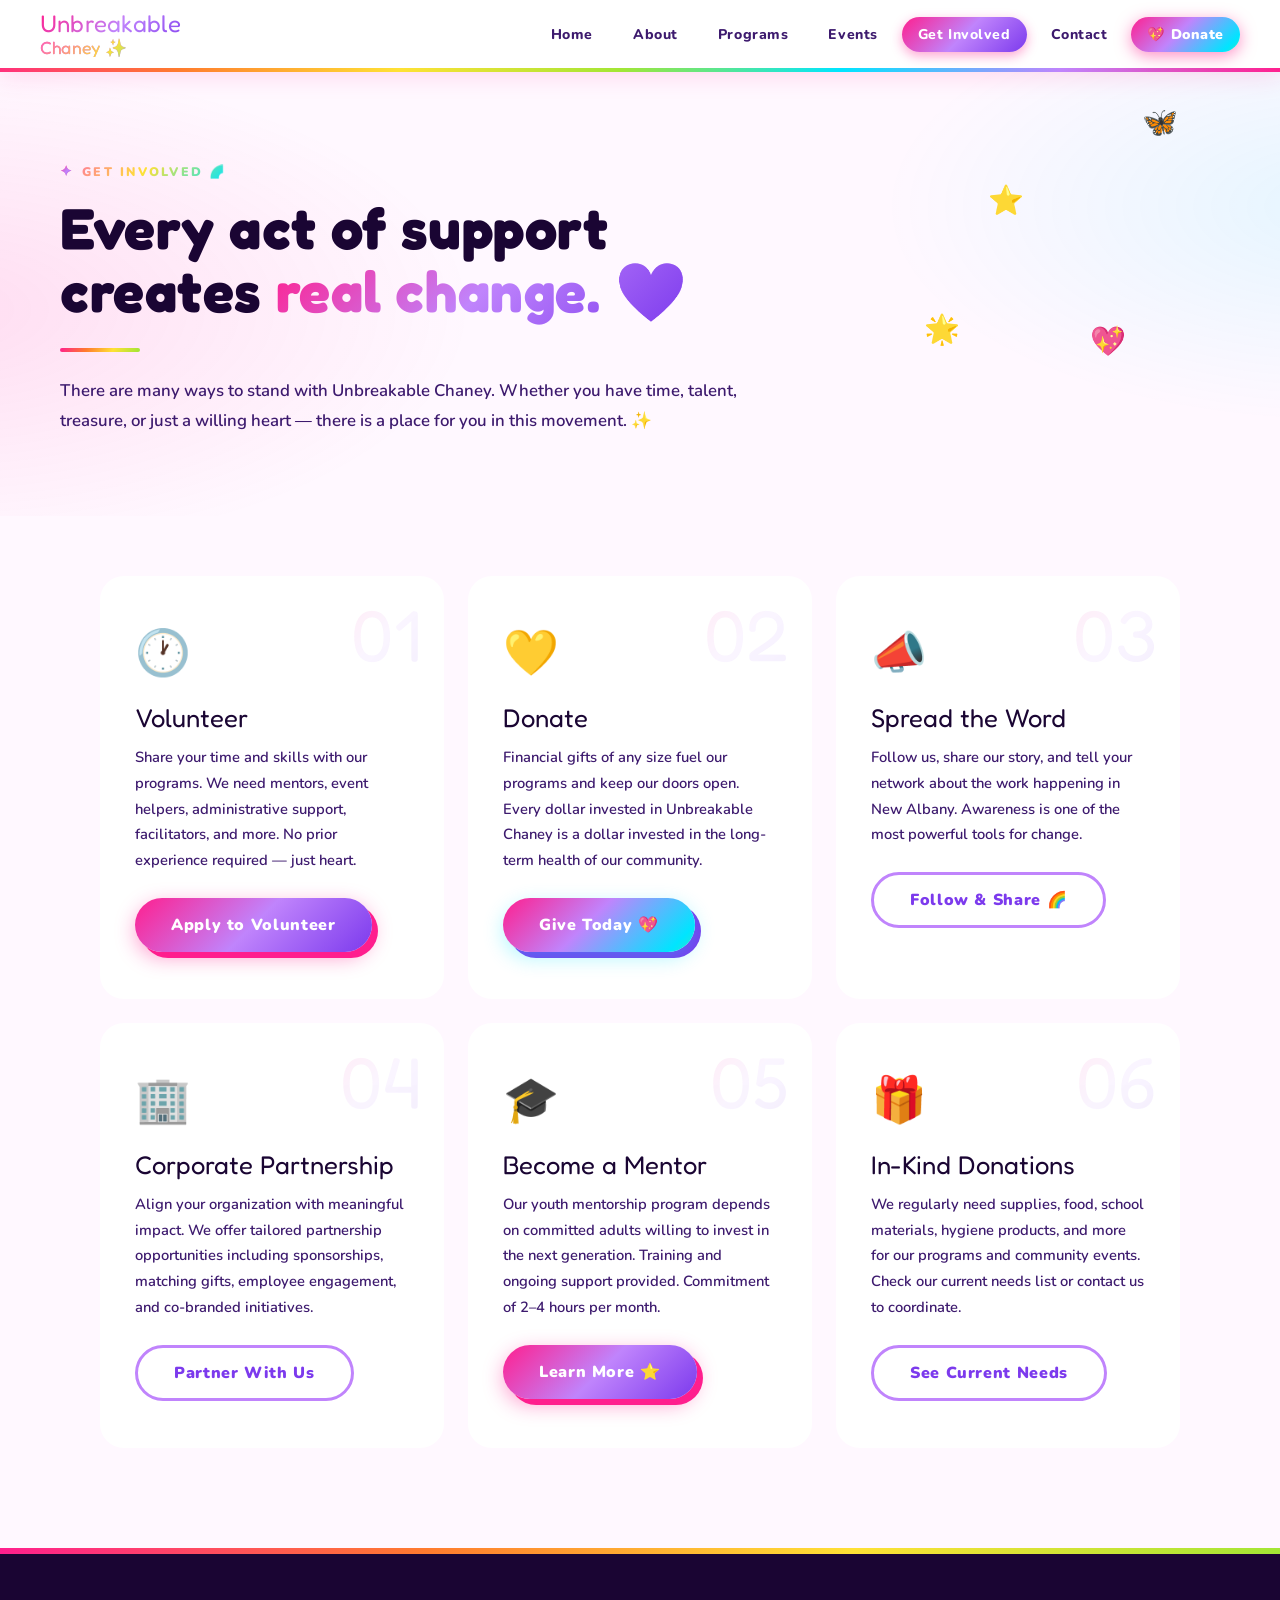
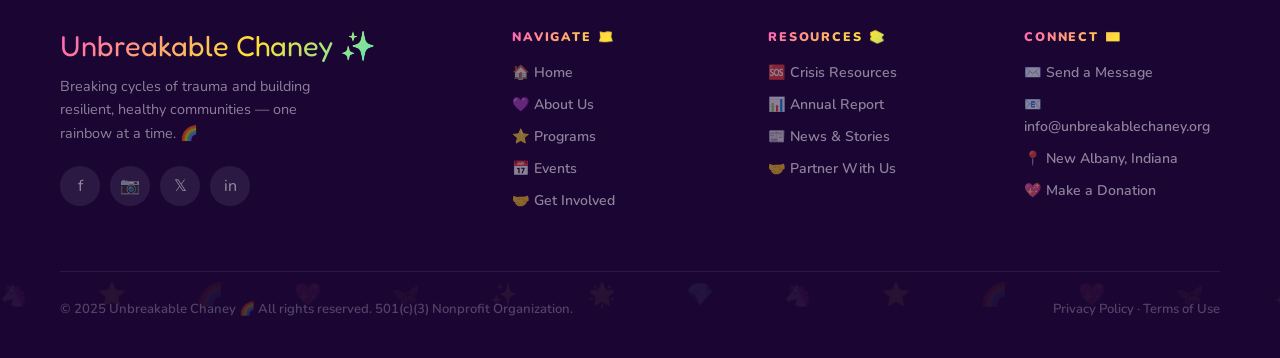
<file: involved.html>
<!DOCTYPE html>
<html lang="en">
<head>
  <meta charset="UTF-8">
  <meta name="viewport" content="width=device-width, initial-scale=1.0">
  <title>Get Involved — Unbreakable Chaney ✨</title>
  <link rel="preconnect" href="https://fonts.googleapis.com">
  <link href="https://fonts.googleapis.com/css2?family=Fredoka+One&family=Nunito:wght@400;600;700;800;900&display=swap" rel="stylesheet">
  <link rel="stylesheet" href="css/styles.css">
</head>
<body>

  <!-- ============================================================  HERO  -->
  <div class="involved-hero">
    <div class="star-field"></div>

    <!-- Decorative floating emojis -->
    <span class="sparkle" style="position:absolute;top:20%;right:8%;animation-delay:0s">🦋</span>
    <span class="sparkle" style="position:absolute;top:35%;right:20%;animation-delay:-2s">⭐</span>
    <span class="sparkle" style="position:absolute;bottom:30%;right:12%;animation-delay:-1s">💖</span>
    <span class="sparkle" style="position:absolute;top:60%;right:25%;animation-delay:-3s">🌟</span>

    <div style="max-width:700px;">
      <p class="section-tag fade-up">Get Involved 🌈</p>
      <h1 class="section-title fade-up delay-1" style="font-size:clamp(2.8rem,4.5vw,4.5rem);line-height:1.1;">
        Every act of support<br>creates
        <span style="background:var(--grad-pink);-webkit-background-clip:text;-webkit-text-fill-color:transparent;background-clip:text;"> real change. 💜</span>
      </h1>
      <div class="rainbow-divider fade-up delay-2"></div>
      <p class="section-body fade-up delay-2">
        There are many ways to stand with Unbreakable Chaney. Whether you have time, talent, treasure, or just a willing heart — there is a place for you in this movement. ✨
      </p>
    </div>
  </div>


  <!-- ============================================================  CARDS  -->
  <div class="involved-grid">

    <div class="involved-card">
      <div class="involved-num">01</div>
      <div class="involved-icon">🕐</div>
      <div class="involved-title">Volunteer</div>
      <p class="involved-desc">Share your time and skills with our programs. We need mentors, event helpers, administrative support, facilitators, and more. No prior experience required — just heart.</p>
      <a href="contact.html" class="btn-primary">Apply to Volunteer</a>
    </div>

    <div class="involved-card">
      <div class="involved-num">02</div>
      <div class="involved-icon">💛</div>
      <div class="involved-title">Donate</div>
      <p class="involved-desc">Financial gifts of any size fuel our programs and keep our doors open. Every dollar invested in Unbreakable Chaney is a dollar invested in the long-term health of our community.</p>
      <a href="donate.html" class="btn-rainbow">Give Today 💖</a>
    </div>

    <div class="involved-card">
      <div class="involved-num">03</div>
      <div class="involved-icon">📣</div>
      <div class="involved-title">Spread the Word</div>
      <p class="involved-desc">Follow us, share our story, and tell your network about the work happening in New Albany. Awareness is one of the most powerful tools for change.</p>
      <a href="#" class="btn-outline">Follow &amp; Share 🌈</a>
    </div>

    <div class="involved-card">
      <div class="involved-num">04</div>
      <div class="involved-icon">🏢</div>
      <div class="involved-title">Corporate Partnership</div>
      <p class="involved-desc">Align your organization with meaningful impact. We offer tailored partnership opportunities including sponsorships, matching gifts, employee engagement, and co-branded initiatives.</p>
      <a href="contact.html" class="btn-outline">Partner With Us</a>
    </div>

    <div class="involved-card">
      <div class="involved-num">05</div>
      <div class="involved-icon">🎓</div>
      <div class="involved-title">Become a Mentor</div>
      <p class="involved-desc">Our youth mentorship program depends on committed adults willing to invest in the next generation. Training and ongoing support provided. Commitment of 2–4 hours per month.</p>
      <a href="contact.html" class="btn-primary">Learn More ⭐</a>
    </div>

    <div class="involved-card">
      <div class="involved-num">06</div>
      <div class="involved-icon">🎁</div>
      <div class="involved-title">In-Kind Donations</div>
      <p class="involved-desc">We regularly need supplies, food, school materials, hygiene products, and more for our programs and community events. Check our current needs list or contact us to coordinate.</p>
      <a href="contact.html" class="btn-outline">See Current Needs</a>
    </div>

  </div>


  <script src="js/nav.js"></script>
</body>
</html>
</file>
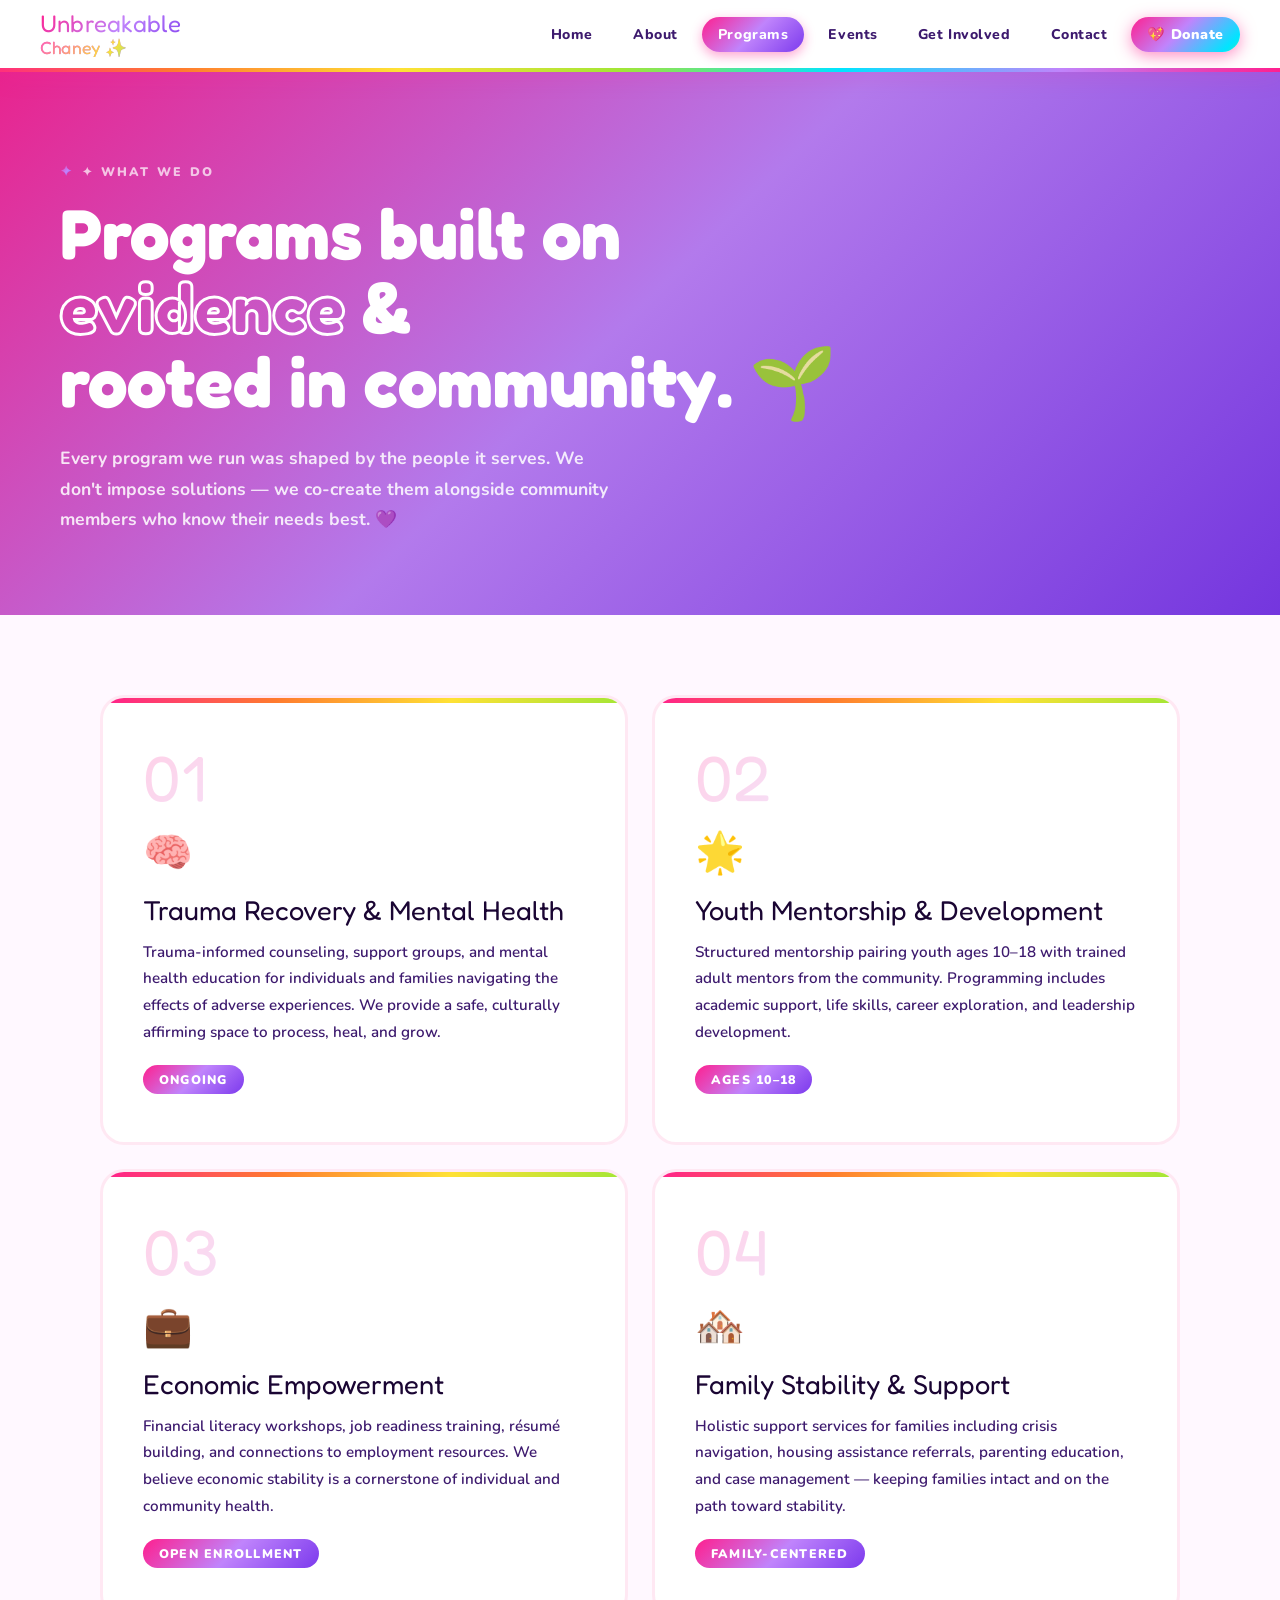
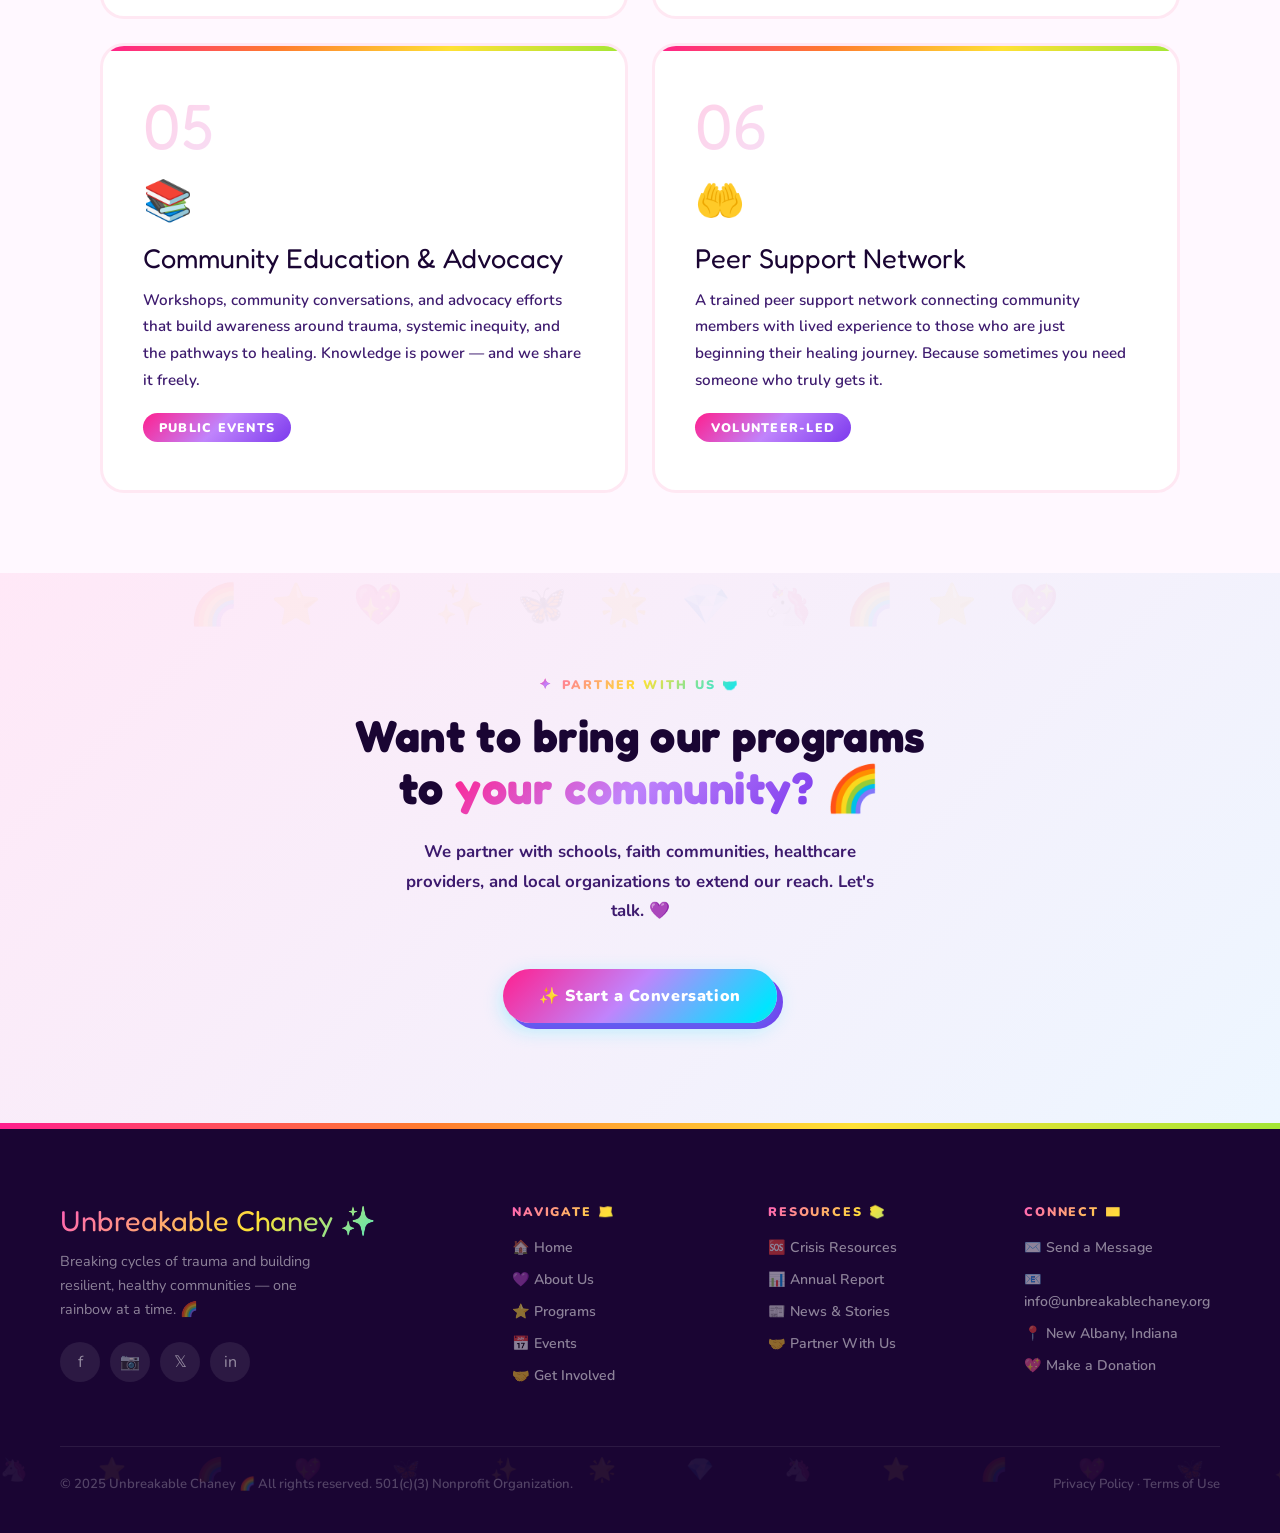
<file: programs.html>
<!DOCTYPE html>
<html lang="en">
<head>
  <meta charset="UTF-8">
  <meta name="viewport" content="width=device-width, initial-scale=1.0">
  <title>Programs — Unbreakable Chaney ✨</title>
  <link rel="preconnect" href="https://fonts.googleapis.com">
  <link href="https://fonts.googleapis.com/css2?family=Fredoka+One&family=Nunito:wght@400;600;700;800;900&display=swap" rel="stylesheet">
  <link rel="stylesheet" href="css/styles.css">
</head>
<body>

  <!-- ============================================================  PROGRAMS HERO  -->
  <div class="programs-hero">
    <div class="star-field"></div>
    <p class="section-tag" style="-webkit-text-fill-color:rgba(255,255,255,0.7);color:rgba(255,255,255,0.7);background:none;">✦ What We Do</p>
    <h1 class="programs-title fade-up">
      Programs built on<br>
      <span class="outlined">evidence</span> &amp;<br>
      rooted in community. 🌱
    </h1>
    <p class="programs-sub fade-up delay-1">
      Every program we run was shaped by the people it serves. We don't impose solutions — we co-create them alongside community members who know their needs best. 💜
    </p>
  </div>


  <!-- ============================================================  PROGRAMS GRID  -->
  <div class="programs-grid">

    <div class="program-card">
      <div class="program-num">01</div>
      <div class="program-icon">🧠</div>
      <div class="program-title">Trauma Recovery &amp; Mental Health</div>
      <p class="program-desc">Trauma-informed counseling, support groups, and mental health education for individuals and families navigating the effects of adverse experiences. We provide a safe, culturally affirming space to process, heal, and grow.</p>
      <span class="program-tag">Ongoing</span>
    </div>

    <div class="program-card">
      <div class="program-num">02</div>
      <div class="program-icon">🌟</div>
      <div class="program-title">Youth Mentorship &amp; Development</div>
      <p class="program-desc">Structured mentorship pairing youth ages 10–18 with trained adult mentors from the community. Programming includes academic support, life skills, career exploration, and leadership development.</p>
      <span class="program-tag">Ages 10–18</span>
    </div>

    <div class="program-card">
      <div class="program-num">03</div>
      <div class="program-icon">💼</div>
      <div class="program-title">Economic Empowerment</div>
      <p class="program-desc">Financial literacy workshops, job readiness training, résumé building, and connections to employment resources. We believe economic stability is a cornerstone of individual and community health.</p>
      <span class="program-tag">Open Enrollment</span>
    </div>

    <div class="program-card">
      <div class="program-num">04</div>
      <div class="program-icon">🏘️</div>
      <div class="program-title">Family Stability &amp; Support</div>
      <p class="program-desc">Holistic support services for families including crisis navigation, housing assistance referrals, parenting education, and case management — keeping families intact and on the path toward stability.</p>
      <span class="program-tag">Family-Centered</span>
    </div>

    <div class="program-card">
      <div class="program-num">05</div>
      <div class="program-icon">📚</div>
      <div class="program-title">Community Education &amp; Advocacy</div>
      <p class="program-desc">Workshops, community conversations, and advocacy efforts that build awareness around trauma, systemic inequity, and the pathways to healing. Knowledge is power — and we share it freely.</p>
      <span class="program-tag">Public Events</span>
    </div>

    <div class="program-card">
      <div class="program-num">06</div>
      <div class="program-icon">🤲</div>
      <div class="program-title">Peer Support Network</div>
      <p class="program-desc">A trained peer support network connecting community members with lived experience to those who are just beginning their healing journey. Because sometimes you need someone who truly gets it.</p>
      <span class="program-tag">Volunteer-Led</span>
    </div>

  </div>


  <!-- ============================================================  PARTNER CTA  -->
  <div style="background:linear-gradient(135deg,rgba(255,31,142,0.07),rgba(0,229,255,0.07));padding:100px 60px;text-align:center;position:relative;overflow:hidden;">
    <div style="position:absolute;inset:0;pointer-events:none;opacity:0.05;font-size:2.5rem;line-height:4rem;letter-spacing:2rem;">🌈⭐💖✨🦋🌟💎🦄🌈⭐💖</div>
    <p class="section-tag" style="justify-content:center;">Partner With Us 🤝</p>
    <h2 class="section-title" style="max-width:580px;margin:0 auto 24px;">
      Want to bring our programs to <span style="background:var(--grad-pink);-webkit-background-clip:text;-webkit-text-fill-color:transparent;background-clip:text;">your community?</span> 🌈
    </h2>
    <p style="max-width:500px;margin:0 auto 44px;font-size:1.05rem;line-height:1.75;color:var(--ink-soft);font-weight:700;">
      We partner with schools, faith communities, healthcare providers, and local organizations to extend our reach. Let's talk. 💜
    </p>
    <a href="contact.html" class="btn-rainbow">✨ Start a Conversation</a>
  </div>

  <script src="js/nav.js"></script>
</body>
</html>
</file>
<file: css/styles.css>
/* ============================================================
   UNBREAKABLE CHANEY — Lisa Frank Edition
   Maximalist rainbow joy meets community healing
   ============================================================ */

@import url('https://fonts.googleapis.com/css2?family=Fredoka+One&family=Nunito:wght@400;600;700;800;900&display=swap');

/* ---- TOKENS ---- */
:root {
  --magenta:    #FF1F8E;
  --hot-pink:   #FF5EBA;
  --lavender:   #C084FC;
  --violet:     #7C3AED;
  --cyan:       #00E5FF;
  --sky:        #38BDF8;
  --lime:       #A3E635;
  --yellow:     #FFE135;
  --orange:     #FF7B2E;
  --mint:       #6EE7B7;
  --white:      #FFFFFF;
  --off-white:  #FFF8FF;
  --ink:        #1A0533;
  --ink-soft:   #3D1A6E;

  --grad-rainbow: linear-gradient(135deg, #FF1F8E, #C084FC, #00E5FF, #A3E635, #FFE135);
  --grad-pink:    linear-gradient(135deg, #FF1F8E 0%, #C084FC 50%, #7C3AED 100%);
  --grad-candy:   linear-gradient(135deg, #FF5EBA 0%, #FFE135 50%, #00E5FF 100%);
  --grad-sunset:  linear-gradient(135deg, #FF7B2E 0%, #FF1F8E 50%, #7C3AED 100%);
  --grad-holo:    linear-gradient(120deg, #FF1F8E, #FF7B2E, #FFE135, #A3E635, #00E5FF, #C084FC, #FF1F8E);
  --shadow-pop:   6px 6px 0px var(--violet);
  --shadow-pink:  6px 6px 0px var(--magenta);
  --shadow-cyan:  6px 6px 0px var(--cyan);
  --radius-xl:    24px;
  --radius-pill:  999px;
}

/* ---- RESET ---- */
*, *::before, *::after { box-sizing: border-box; margin: 0; padding: 0; }
html { scroll-behavior: smooth; }

body {
  font-family: 'Nunito', sans-serif;
  background: var(--off-white);
  color: var(--ink);
  overflow-x: hidden;
  cursor: url("data:image/svg+xml,%3Csvg xmlns='http://www.w3.org/2000/svg' width='24' height='24' viewBox='0 0 24 24'%3E%3Ctext y='20' font-size='20'%3E⭐%3C/text%3E%3C/svg%3E") 12 12, auto;
}

/* ---- HOLOGRAPHIC SHIMMER TEXTURE ---- */
body::before {
  content: '';
  position: fixed;
  inset: 0;
  background: repeating-linear-gradient(
    45deg,
    transparent,
    transparent 40px,
    rgba(255,255,255,0.03) 40px,
    rgba(255,255,255,0.03) 80px
  );
  pointer-events: none;
  z-index: 0;
}

/* ---- FLOATING STAR DECORATIONS (CSS only) ---- */
.star-field {
  position: absolute;
  inset: 0;
  overflow: hidden;
  pointer-events: none;
  z-index: 0;
}
.star-field::before, .star-field::after {
  content: '⭐ 🌟 ✨ 💫 ⭐ 🌟 ✨ 💫 ⭐ 🌟';
  position: absolute;
  font-size: 1.2rem;
  top: 0; left: -10%;
  width: 120%;
  letter-spacing: 3rem;
  line-height: 4rem;
  opacity: 0.15;
  animation: drift 20s linear infinite;
  white-space: nowrap;
}
.star-field::after {
  top: 50%;
  animation-delay: -10s;
  animation-duration: 25s;
  opacity: 0.1;
  letter-spacing: 4rem;
}
@keyframes drift {
  from { transform: translateX(0); }
  to   { transform: translateX(-50%); }
}

/* ============================================================
   NAVIGATION
   ============================================================ */
nav {
  position: fixed;
  top: 0; left: 0; right: 0;
  z-index: 1000;
  display: flex;
  align-items: center;
  justify-content: space-between;
  padding: 0 40px;
  height: 72px;
  background: var(--white);
  border-bottom: 4px solid transparent;
  border-image: var(--grad-holo) 1;
  box-shadow: 0 4px 24px rgba(255, 31, 142, 0.15);
}

.nav-logo {
  font-family: 'Fredoka One', cursive;
  font-size: 1.5rem;
  text-decoration: none;
  background: var(--grad-pink);
  -webkit-background-clip: text;
  -webkit-text-fill-color: transparent;
  background-clip: text;
  letter-spacing: 0.01em;
  line-height: 1.1;
  display: flex;
  flex-direction: column;
}
.nav-logo .logo-line2 {
  font-size: 1.1rem;
  background: var(--grad-candy);
  -webkit-background-clip: text;
  -webkit-text-fill-color: transparent;
  background-clip: text;
}

.nav-links {
  display: flex;
  gap: 8px;
  list-style: none;
  align-items: center;
}
.nav-links a {
  text-decoration: none;
  color: var(--ink-soft);
  font-size: 0.88rem;
  font-weight: 800;
  letter-spacing: 0.04em;
  padding: 8px 16px;
  border-radius: var(--radius-pill);
  transition: all 0.2s;
  position: relative;
}
.nav-links a:hover {
  background: linear-gradient(135deg, rgba(255,31,142,0.12), rgba(192,132,252,0.12));
  color: var(--magenta);
  transform: translateY(-2px);
}
.nav-links a.active-link {
  background: var(--grad-pink);
  color: white;
  box-shadow: 0 4px 12px rgba(255,31,142,0.4);
}

.nav-donate-btn {
  background: var(--grad-rainbow) !important;
  background-size: 200% !important;
  color: white !important;
  font-weight: 900 !important;
  animation: rainbow-shift 3s linear infinite !important;
  box-shadow: 0 4px 16px rgba(255,31,142,0.5) !important;
}
.nav-donate-btn:hover {
  transform: translateY(-3px) scale(1.05) !important;
  box-shadow: 0 8px 24px rgba(255,31,142,0.6) !important;
}
@keyframes rainbow-shift {
  0%   { background-position: 0% 50%; }
  50%  { background-position: 100% 50%; }
  100% { background-position: 0% 50%; }
}

/* ============================================================
   FOOTER
   ============================================================ */
footer {
  background: var(--ink);
  color: white;
  padding: 80px 60px 40px;
  position: relative;
  overflow: hidden;
}
footer::before {
  content: '';
  position: absolute;
  top: 0; left: 0; right: 0;
  height: 6px;
  background: var(--grad-holo);
  background-size: 200%;
  animation: rainbow-shift 4s linear infinite;
}
footer::after {
  content: '🦄 ⭐ 🌈 💖 🦋 ✨ 🌟 💎 🦄 ⭐ 🌈 💖 🦋 ✨ 🌟 💎 🦄 ⭐ 🌈 💖';
  position: absolute;
  bottom: 48px; left: 0;
  font-size: 1.4rem;
  opacity: 0.06;
  letter-spacing: 2rem;
  white-space: nowrap;
}

.footer-grid {
  display: grid;
  grid-template-columns: 2fr 1fr 1fr 1fr;
  gap: 60px;
  margin-bottom: 60px;
}
.footer-brand {
  font-family: 'Fredoka One', cursive;
  font-size: 1.8rem;
  margin-bottom: 12px;
  background: var(--grad-candy);
  -webkit-background-clip: text;
  -webkit-text-fill-color: transparent;
  background-clip: text;
}
.footer-tagline {
  font-size: 0.9rem;
  line-height: 1.65;
  color: rgba(255,255,255,0.5);
  max-width: 280px;
}
.footer-col-title {
  font-size: 0.78rem;
  letter-spacing: 0.15em;
  text-transform: uppercase;
  font-weight: 900;
  margin-bottom: 16px;
  background: var(--grad-candy);
  -webkit-background-clip: text;
  -webkit-text-fill-color: transparent;
  background-clip: text;
}
.footer-links { list-style: none; display: flex; flex-direction: column; gap: 10px; }
.footer-links a {
  color: rgba(255,255,255,0.5);
  text-decoration: none;
  font-size: 0.88rem;
  font-weight: 600;
  transition: color 0.2s;
}
.footer-links a:hover { color: var(--hot-pink); }
.footer-bottom {
  display: flex;
  justify-content: space-between;
  align-items: center;
  border-top: 1px solid rgba(255,255,255,0.08);
  padding-top: 28px;
  font-size: 0.82rem;
  color: rgba(255,255,255,0.25);
  font-weight: 600;
}
.footer-social { display: flex; gap: 10px; margin-top: 20px; }
.social-btn {
  width: 40px; height: 40px;
  border-radius: 50%;
  display: flex;
  align-items: center;
  justify-content: center;
  font-size: 1rem;
  text-decoration: none;
  background: rgba(255,255,255,0.08);
  color: rgba(255,255,255,0.5);
  transition: all 0.2s;
  border: 2px solid transparent;
}
.social-btn:hover {
  background: var(--grad-pink);
  color: white;
  transform: translateY(-3px) rotate(10deg);
  border-color: var(--hot-pink);
}

/* ============================================================
   SHARED COMPONENTS
   ============================================================ */

/* Buttons */
.btn-primary {
  display: inline-block;
  background: var(--grad-pink);
  color: white;
  padding: 16px 36px;
  border: none;
  border-radius: var(--radius-pill);
  font-family: 'Nunito', sans-serif;
  font-size: 1rem;
  font-weight: 900;
  letter-spacing: 0.04em;
  cursor: pointer;
  transition: all 0.25s;
  text-decoration: none;
  box-shadow: 0 6px 20px rgba(255,31,142,0.4), var(--shadow-pink);
  position: relative;
}
.btn-primary:hover {
  transform: translateY(-4px) scale(1.04);
  box-shadow: 0 12px 32px rgba(255,31,142,0.5), var(--shadow-pink);
}

.btn-outline {
  display: inline-block;
  background: transparent;
  color: var(--violet);
  padding: 14px 36px;
  border: 3px solid var(--lavender);
  border-radius: var(--radius-pill);
  font-family: 'Nunito', sans-serif;
  font-size: 1rem;
  font-weight: 900;
  letter-spacing: 0.04em;
  cursor: pointer;
  transition: all 0.25s;
  text-decoration: none;
}
.btn-outline:hover {
  background: var(--grad-pink);
  border-color: transparent;
  color: white;
  transform: translateY(-4px);
  box-shadow: 0 10px 28px rgba(255,31,142,0.35);
}

.btn-rainbow {
  display: inline-block;
  background: var(--grad-rainbow);
  background-size: 200%;
  color: white;
  padding: 16px 36px;
  border: none;
  border-radius: var(--radius-pill);
  font-family: 'Nunito', sans-serif;
  font-size: 1rem;
  font-weight: 900;
  letter-spacing: 0.04em;
  cursor: pointer;
  animation: rainbow-shift 3s linear infinite;
  transition: transform 0.25s, box-shadow 0.25s;
  text-decoration: none;
  box-shadow: 0 6px 20px rgba(0,229,255,0.3), 6px 6px 0px var(--violet);
}
.btn-rainbow:hover {
  transform: translateY(-4px) scale(1.04);
  box-shadow: 0 12px 32px rgba(0,229,255,0.5), 6px 6px 0px var(--violet);
}

/* Section Labels */
.section-tag {
  display: inline-flex;
  align-items: center;
  gap: 8px;
  font-size: 0.78rem;
  font-weight: 900;
  letter-spacing: 0.18em;
  text-transform: uppercase;
  background: var(--grad-candy);
  -webkit-background-clip: text;
  -webkit-text-fill-color: transparent;
  background-clip: text;
  margin-bottom: 16px;
}
.section-tag::before {
  content: '✦';
  font-size: 0.9rem;
  background: var(--grad-pink);
  -webkit-background-clip: text;
  -webkit-text-fill-color: transparent;
  background-clip: text;
}

.section-title {
  font-family: 'Fredoka One', cursive;
  font-size: clamp(2rem, 3.5vw, 3rem);
  line-height: 1.15;
  letter-spacing: 0.01em;
  color: var(--ink);
  margin-bottom: 20px;
}

.section-body {
  font-size: 1.05rem;
  line-height: 1.8;
  color: var(--ink-soft);
  font-weight: 600;
}

/* Rainbow Divider */
.rainbow-divider {
  height: 4px;
  background: var(--grad-holo);
  background-size: 200%;
  animation: rainbow-shift 3s linear infinite;
  border-radius: 99px;
  width: 80px;
  margin: 24px 0;
}

/* Holographic card base */
.holo-card {
  background: white;
  border-radius: var(--radius-xl);
  border: 3px solid transparent;
  background-clip: padding-box;
  position: relative;
  transition: transform 0.25s, box-shadow 0.25s;
}
.holo-card::before {
  content: '';
  position: absolute;
  inset: -3px;
  border-radius: calc(var(--radius-xl) + 3px);
  background: var(--grad-holo);
  background-size: 200%;
  animation: rainbow-shift 4s linear infinite;
  z-index: -1;
}
.holo-card:hover {
  transform: translateY(-6px) rotate(-0.5deg);
  box-shadow: 0 20px 50px rgba(255,31,142,0.2);
}

/* Layout */
.container { max-width: 1200px; margin: 0 auto; }
.section-pad { padding: 100px 60px; }
.two-col {
  display: grid;
  grid-template-columns: 1fr 1fr;
  gap: 60px;
  align-items: start;
  max-width: 1200px;
  padding: 100px 60px;
  margin: 0 auto;
}

/* Testimonial */
.testimonial-section {
  padding: 100px 60px;
  text-align: center;
  position: relative;
  overflow: hidden;
  background: var(--ink);
}
.testimonial-section::before {
  content: '';
  position: absolute;
  inset: 0;
  background: var(--grad-pink);
  opacity: 0.9;
}
.testimonial-section > * { position: relative; z-index: 1; }
.testimonial-mark {
  font-family: 'Fredoka One', cursive;
  font-size: 8rem;
  color: rgba(255,255,255,0.2);
  line-height: 0.6;
  margin-bottom: 20px;
  display: block;
}
.testimonial-quote {
  font-family: 'Fredoka One', cursive;
  font-size: clamp(1.6rem, 3vw, 2.6rem);
  color: white;
  line-height: 1.35;
  max-width: 780px;
  margin: 0 auto 28px;
}
.testimonial-author {
  font-size: 0.9rem;
  color: rgba(255,255,255,0.7);
  letter-spacing: 0.12em;
  text-transform: uppercase;
  font-weight: 800;
}

/* Animations */
.fade-up {
  opacity: 0;
  transform: translateY(24px);
  animation: fadeUp 0.7s cubic-bezier(0.22,1,0.36,1) forwards;
}
@keyframes fadeUp { to { opacity: 1; transform: translateY(0); } }
.delay-1 { animation-delay: 0.1s; }
.delay-2 { animation-delay: 0.22s; }
.delay-3 { animation-delay: 0.34s; }
.delay-4 { animation-delay: 0.46s; }
.delay-5 { animation-delay: 0.58s; }

/* ============================================================
   HOME PAGE
   ============================================================ */
.hero {
  min-height: 100vh;
  padding-top: 72px;
  display: grid;
  grid-template-columns: 1fr 1fr;
  overflow: hidden;
  position: relative;
}

/* Left hero background */
.hero::before {
  content: '';
  position: absolute;
  inset: 0;
  background:
    radial-gradient(ellipse 60% 80% at -10% 50%, rgba(255,31,142,0.12) 0%, transparent 70%),
    radial-gradient(ellipse 50% 60% at 110% 30%, rgba(0,229,255,0.12) 0%, transparent 70%),
    radial-gradient(ellipse 40% 40% at 50% 100%, rgba(192,132,252,0.1) 0%, transparent 70%);
  pointer-events: none;
}

.hero-left {
  display: flex;
  flex-direction: column;
  justify-content: center;
  padding: 80px 60px;
  position: relative;
  z-index: 1;
}

.hero-eyebrow {
  display: inline-flex;
  align-items: center;
  gap: 8px;
  font-size: 0.8rem;
  font-weight: 900;
  letter-spacing: 0.15em;
  text-transform: uppercase;
  color: var(--magenta);
  margin-bottom: 24px;
  background: rgba(255,31,142,0.08);
  padding: 8px 18px;
  border-radius: var(--radius-pill);
  border: 2px solid rgba(255,31,142,0.2);
  width: fit-content;
}

.hero-title {
  font-family: 'Fredoka One', cursive;
  font-size: clamp(3.5rem, 6vw, 5.5rem);
  line-height: 1.05;
  letter-spacing: 0.01em;
  color: var(--ink);
  margin-bottom: 28px;
}
.hero-title .grad-word {
  background: var(--grad-pink);
  -webkit-background-clip: text;
  -webkit-text-fill-color: transparent;
  background-clip: text;
  display: inline-block;
}
.hero-title .grad-word2 {
  background: var(--grad-candy);
  -webkit-background-clip: text;
  -webkit-text-fill-color: transparent;
  background-clip: text;
  display: inline-block;
}

.hero-mission {
  font-size: 1.15rem;
  line-height: 1.75;
  color: var(--ink-soft);
  font-weight: 700;
  max-width: 460px;
  margin-bottom: 40px;
  padding: 20px 24px;
  background: rgba(255,255,255,0.8);
  border-radius: var(--radius-xl);
  border-left: 5px solid var(--magenta);
  box-shadow: 0 4px 20px rgba(255,31,142,0.1);
}

.hero-ctas { display: flex; gap: 16px; flex-wrap: wrap; }

.hero-right {
  position: relative;
  display: flex;
  align-items: center;
  justify-content: center;
  overflow: hidden;
}

/* Rainbow gradient background for right panel */
.hero-right::before {
  content: '';
  position: absolute;
  inset: 0;
  background: linear-gradient(135deg,
    rgba(255,31,142,0.15) 0%,
    rgba(192,132,252,0.2) 25%,
    rgba(0,229,255,0.15) 50%,
    rgba(163,230,53,0.12) 75%,
    rgba(255,225,53,0.15) 100%
  );
}

.hero-graphic {
  position: relative;
  z-index: 1;
  display: flex;
  flex-direction: column;
  align-items: center;
  gap: 20px;
}

/* Spinning rainbow rings */
.ring-container {
  position: relative;
  width: 380px;
  height: 380px;
  display: flex;
  align-items: center;
  justify-content: center;
}
.ring {
  position: absolute;
  border-radius: 50%;
  border: 4px solid transparent;
}
.ring:nth-child(1) {
  inset: 0;
  border-image: var(--grad-holo) 1;
  animation: spin 8s linear infinite;
}
.ring:nth-child(2) {
  inset: 30px;
  border: 4px dashed rgba(255,31,142,0.4);
  animation: spin 12s linear infinite reverse;
}
.ring:nth-child(3) {
  inset: 60px;
  border: 4px solid transparent;
  border-image: var(--grad-candy) 1;
  animation: spin 6s linear infinite;
}
.ring:nth-child(4) {
  inset: 90px;
  border: 3px dashed rgba(0,229,255,0.5);
  animation: spin 10s linear infinite reverse;
}
@keyframes spin {
  from { transform: rotate(0deg); }
  to   { transform: rotate(360deg); }
}

.hero-center-badge {
  position: absolute;
  width: 180px;
  height: 180px;
  border-radius: 50%;
  background: white;
  display: flex;
  flex-direction: column;
  align-items: center;
  justify-content: center;
  box-shadow: 0 0 0 6px rgba(255,31,142,0.15), 0 20px 60px rgba(255,31,142,0.2);
  animation: pulse-badge 3s ease-in-out infinite;
}
@keyframes pulse-badge {
  0%, 100% { transform: scale(1); box-shadow: 0 0 0 6px rgba(255,31,142,0.15), 0 20px 60px rgba(255,31,142,0.2); }
  50%       { transform: scale(1.04); box-shadow: 0 0 0 12px rgba(255,31,142,0.08), 0 30px 80px rgba(255,31,142,0.3); }
}
.hero-center-badge .badge-emoji { font-size: 3rem; line-height: 1; margin-bottom: 4px; }
.hero-center-badge .badge-word {
  font-family: 'Fredoka One', cursive;
  font-size: 1.1rem;
  background: var(--grad-pink);
  -webkit-background-clip: text;
  -webkit-text-fill-color: transparent;
  background-clip: text;
}

/* Floating stat stickers */
.stat-sticker {
  position: absolute;
  padding: 14px 20px;
  border-radius: 20px;
  background: white;
  box-shadow: 0 8px 24px rgba(0,0,0,0.12), 4px 4px 0px var(--magenta);
  animation: float 4s ease-in-out infinite;
  z-index: 2;
}
.stat-sticker:nth-child(5) {
  top: 60px; right: 40px;
  animation-delay: 0s;
  box-shadow: 0 8px 24px rgba(0,0,0,0.12), 4px 4px 0px var(--violet);
}
.stat-sticker:nth-child(6) {
  bottom: 80px; left: 30px;
  animation-delay: -2s;
  box-shadow: 0 8px 24px rgba(0,0,0,0.12), 4px 4px 0px var(--cyan);
}
@keyframes float {
  0%, 100% { transform: translateY(0px) rotate(-2deg); }
  50%       { transform: translateY(-12px) rotate(2deg); }
}
.stat-sticker .snum {
  font-family: 'Fredoka One', cursive;
  font-size: 1.8rem;
  line-height: 1;
  background: var(--grad-pink);
  -webkit-background-clip: text;
  -webkit-text-fill-color: transparent;
  background-clip: text;
}
.stat-sticker .slabel {
  font-size: 0.72rem;
  font-weight: 800;
  color: var(--ink-soft);
  letter-spacing: 0.05em;
  text-transform: uppercase;
}

/* Floating emoji sparkles scattered around hero */
.sparkle {
  position: absolute;
  font-size: 1.8rem;
  animation: sparkle-float 5s ease-in-out infinite;
  pointer-events: none;
  z-index: 2;
}
@keyframes sparkle-float {
  0%, 100% { transform: translateY(0) rotate(0deg) scale(1); opacity: 0.8; }
  33%  { transform: translateY(-15px) rotate(15deg) scale(1.15); opacity: 1; }
  66%  { transform: translateY(-8px) rotate(-10deg) scale(0.9); opacity: 0.9; }
}

/* Impact Strip */
.impact-strip {
  display: grid;
  grid-template-columns: repeat(3, 1fr);
  background: var(--ink);
  position: relative;
  overflow: hidden;
}
.impact-strip::before {
  content: '';
  position: absolute;
  top: 0; left: 0; right: 0;
  height: 5px;
  background: var(--grad-holo);
  background-size: 200%;
  animation: rainbow-shift 3s linear infinite;
}
.impact-item {
  padding: 60px 50px;
  border-right: 1px solid rgba(255,255,255,0.07);
  transition: background 0.3s;
  position: relative;
}
.impact-item:last-child { border-right: none; }
.impact-item:hover { background: rgba(255,255,255,0.04); }
.impact-num {
  font-family: 'Fredoka One', cursive;
  font-size: 3.8rem;
  line-height: 1;
  margin-bottom: 10px;
  background: var(--grad-candy);
  -webkit-background-clip: text;
  -webkit-text-fill-color: transparent;
  background-clip: text;
}
.impact-label {
  font-size: 0.95rem;
  font-weight: 700;
  color: rgba(255,255,255,0.6);
  line-height: 1.55;
}

/* ============================================================
   ABOUT PAGE
   ============================================================ */
.about-hero {
  padding: 160px 60px 80px;
  display: grid;
  grid-template-columns: 1fr 1fr;
  gap: 80px;
  align-items: center;
  max-width: 1300px;
  margin: 0 auto;
  position: relative;
}

.about-visual {
  position: relative;
  height: 520px;
}
.about-blob {
  position: absolute;
  border-radius: 60% 40% 70% 30% / 50% 60% 40% 70%;
  display: flex;
  align-items: center;
  justify-content: center;
}
.about-blob.main {
  inset: 0 60px 60px 0;
  background: var(--grad-pink);
  animation: morph 8s ease-in-out infinite;
}
.about-blob.accent1 {
  bottom: 0; right: 0;
  width: 200px; height: 200px;
  background: var(--grad-candy);
  animation: morph 6s ease-in-out infinite reverse;
}
.about-blob.quote-float {
  top: 20px; left: -10px;
  width: 200px; height: auto;
  background: white;
  border-radius: var(--radius-xl);
  padding: 20px;
  box-shadow: 0 8px 30px rgba(255,31,142,0.2), 5px 5px 0px var(--magenta);
  animation: float 5s ease-in-out infinite;
}
@keyframes morph {
  0%, 100% { border-radius: 60% 40% 70% 30% / 50% 60% 40% 70%; }
  33%  { border-radius: 40% 60% 30% 70% / 60% 40% 70% 30%; }
  66%  { border-radius: 70% 30% 50% 50% / 30% 60% 40% 70%; }
}
.about-main-caption {
  font-family: 'Fredoka One', cursive;
  font-size: 2.4rem;
  color: white;
  text-align: center;
  line-height: 1.2;
  text-shadow: 0 2px 10px rgba(0,0,0,0.15);
}
.about-quote-text {
  font-family: 'Fredoka One', cursive;
  font-size: 1rem;
  color: var(--magenta);
  line-height: 1.4;
}

.mission-vision-grid {
  display: grid;
  grid-template-columns: repeat(3, 1fr);
  gap: 3px;
  background: linear-gradient(135deg, rgba(255,31,142,0.15), rgba(0,229,255,0.15));
  padding: 0;
}
.mvg-item {
  background: white;
  padding: 60px 48px;
}
.mvg-item h3 {
  font-family: 'Fredoka One', cursive;
  font-size: 1.5rem;
  margin-bottom: 12px;
  background: var(--grad-pink);
  -webkit-background-clip: text;
  -webkit-text-fill-color: transparent;
  background-clip: text;
}
.mvg-item p {
  font-size: 1rem;
  font-weight: 700;
  line-height: 1.6;
  color: var(--ink-soft);
}

.values-grid {
  display: grid;
  grid-template-columns: repeat(2, 1fr);
  gap: 20px;
  margin-top: 40px;
}
.value-card {
  background: white;
  padding: 36px;
  border-radius: var(--radius-xl);
  transition: transform 0.25s, box-shadow 0.25s;
  position: relative;
  overflow: hidden;
  border: 3px solid transparent;
}
.value-card::before {
  content: '';
  position: absolute;
  inset: -3px;
  border-radius: calc(var(--radius-xl) + 3px);
  background: var(--grad-holo);
  background-size: 200%;
  animation: rainbow-shift 4s linear infinite;
  z-index: -1;
}
.value-card:hover { transform: translateY(-6px); box-shadow: 0 20px 50px rgba(255,31,142,0.18); }
.value-icon { font-size: 2.2rem; margin-bottom: 14px; }
.value-title { font-family: 'Fredoka One', cursive; font-size: 1.3rem; margin-bottom: 8px; color: var(--ink); }
.value-desc { font-size: 0.92rem; line-height: 1.65; color: var(--ink-soft); font-weight: 600; }

/* Team */
.team-section { background: linear-gradient(135deg, rgba(255,31,142,0.05), rgba(0,229,255,0.05)); padding: 100px 60px; }
.team-grid { display: grid; grid-template-columns: repeat(3, 1fr); gap: 28px; margin-top: 60px; }
.team-card {
  background: white;
  border-radius: var(--radius-xl);
  overflow: hidden;
  transition: transform 0.25s, box-shadow 0.25s;
  border: 3px solid transparent;
  position: relative;
}
.team-card::before {
  content: '';
  position: absolute;
  inset: -3px;
  border-radius: calc(var(--radius-xl) + 3px);
  background: var(--grad-holo);
  background-size: 200%;
  animation: rainbow-shift 5s linear infinite;
  z-index: -1;
}
.team-card:hover { transform: translateY(-8px) rotate(-1deg); box-shadow: 0 24px 60px rgba(255,31,142,0.2); }
.team-avatar {
  height: 200px;
  display: flex;
  align-items: center;
  justify-content: center;
}
.team-avatar.a1 { background: linear-gradient(135deg, var(--magenta), var(--lavender)); }
.team-avatar.a2 { background: linear-gradient(135deg, var(--cyan), var(--violet)); }
.team-avatar.a3 { background: linear-gradient(135deg, var(--lime), var(--cyan)); }
.team-initials { font-family: 'Fredoka One', cursive; font-size: 3.5rem; color: rgba(255,255,255,0.8); }
.team-info { padding: 24px; }
.team-name { font-family: 'Fredoka One', cursive; font-size: 1.2rem; color: var(--ink); margin-bottom: 4px; }
.team-role { font-size: 0.8rem; font-weight: 900; letter-spacing: 0.1em; text-transform: uppercase; margin-bottom: 12px; background: var(--grad-pink); -webkit-background-clip: text; -webkit-text-fill-color: transparent; background-clip: text; }
.team-bio { font-size: 0.88rem; line-height: 1.65; color: var(--ink-soft); font-weight: 600; }

/* ============================================================
   PROGRAMS PAGE
   ============================================================ */
.programs-hero {
  padding: 160px 60px 80px;
  position: relative;
  overflow: hidden;
  background: var(--ink);
}
.programs-hero::before {
  content: '';
  position: absolute;
  inset: 0;
  background: var(--grad-pink);
  opacity: 0.92;
}
.programs-hero > * { position: relative; z-index: 1; }

.programs-title {
  font-family: 'Fredoka One', cursive;
  font-size: clamp(3rem, 5.5vw, 5.5rem);
  line-height: 1.05;
  max-width: 800px;
  margin-bottom: 24px;
  color: white;
}
.programs-title .outlined {
  -webkit-text-stroke: 3px white;
  color: transparent;
}
.programs-sub {
  font-size: 1.1rem;
  line-height: 1.75;
  color: rgba(255,255,255,0.85);
  max-width: 560px;
  font-weight: 700;
}

.programs-grid {
  padding: 80px 60px;
  display: grid;
  grid-template-columns: repeat(2, 1fr);
  gap: 24px;
  max-width: 1200px;
  margin: 0 auto;
}
.program-card {
  background: white;
  border-radius: var(--radius-xl);
  padding: 48px 40px;
  transition: all 0.25s;
  position: relative;
  overflow: hidden;
  border: 3px solid rgba(255,31,142,0.1);
}
.program-card::after {
  content: '';
  position: absolute;
  top: 0; left: 0; right: 0;
  height: 5px;
  border-radius: var(--radius-xl) var(--radius-xl) 0 0;
  background: var(--grad-holo);
  background-size: 200%;
  animation: rainbow-shift 4s linear infinite;
}
.program-card:hover {
  transform: translateY(-8px) rotate(-0.5deg);
  box-shadow: 0 24px 60px rgba(255,31,142,0.18);
  border-color: var(--hot-pink);
}
.program-num {
  font-family: 'Fredoka One', cursive;
  font-size: 4rem;
  line-height: 1;
  margin-bottom: 16px;
  background: var(--grad-rainbow);
  background-size: 200%;
  -webkit-background-clip: text;
  -webkit-text-fill-color: transparent;
  background-clip: text;
  animation: rainbow-shift 4s linear infinite;
  opacity: 0.2;
}
.program-icon { font-size: 2.5rem; margin-bottom: 14px; }
.program-title { font-family: 'Fredoka One', cursive; font-size: 1.7rem; color: var(--ink); margin-bottom: 12px; line-height: 1.2; }
.program-desc { font-size: 0.95rem; line-height: 1.75; color: var(--ink-soft); font-weight: 600; }
.program-tag {
  display: inline-block;
  margin-top: 20px;
  font-size: 0.78rem;
  font-weight: 900;
  letter-spacing: 0.1em;
  text-transform: uppercase;
  background: var(--grad-pink);
  color: white;
  padding: 6px 16px;
  border-radius: var(--radius-pill);
}

/* ============================================================
   GET INVOLVED PAGE
   ============================================================ */
.involved-hero {
  padding: 160px 60px 80px;
  position: relative;
  overflow: hidden;
}
.involved-hero::before {
  content: '';
  position: absolute;
  inset: 0;
  background:
    radial-gradient(ellipse 70% 80% at -5% 60%, rgba(255,31,142,0.12) 0%, transparent 60%),
    radial-gradient(ellipse 60% 70% at 105% 40%, rgba(0,229,255,0.1) 0%, transparent 60%);
}
.involved-hero > * { position: relative; z-index: 1; }

.involved-grid {
  display: grid;
  grid-template-columns: repeat(3, 1fr);
  gap: 24px;
  padding: 60px 60px 100px;
  max-width: 1200px;
  margin: 0 auto;
}
.involved-card {
  background: white;
  border-radius: var(--radius-xl);
  padding: 44px 32px;
  position: relative;
  overflow: hidden;
  transition: all 0.25s;
  border: 3px solid transparent;
}
.involved-card::before {
  content: '';
  position: absolute;
  inset: -3px;
  border-radius: calc(var(--radius-xl) + 3px);
  background: var(--grad-holo);
  background-size: 200%;
  animation: rainbow-shift 5s linear infinite;
  z-index: -1;
}
.involved-card:hover {
  transform: translateY(-8px) rotate(0.5deg);
  box-shadow: 0 24px 60px rgba(255,31,142,0.2);
}
.involved-num {
  position: absolute;
  top: 20px; right: 20px;
  font-family: 'Fredoka One', cursive;
  font-size: 4.5rem;
  background: var(--grad-pink);
  -webkit-background-clip: text;
  -webkit-text-fill-color: transparent;
  background-clip: text;
  opacity: 0.08;
  line-height: 1;
}
.involved-icon { font-size: 2.8rem; margin-bottom: 18px; }
.involved-title { font-family: 'Fredoka One', cursive; font-size: 1.6rem; color: var(--ink); margin-bottom: 12px; }
.involved-desc { font-size: 0.92rem; line-height: 1.75; color: var(--ink-soft); font-weight: 600; margin-bottom: 24px; }

/* ============================================================
   DONATE PAGE
   ============================================================ */
.donate-hero {
  padding: 160px 60px 80px;
  position: relative;
  overflow: hidden;
  background: var(--off-white);
}
.donate-hero::before {
  content: '';
  position: absolute;
  inset: 0;
  background: var(--grad-rainbow);
  background-size: 200%;
  animation: rainbow-shift 5s linear infinite;
  opacity: 0.06;
}
.donate-bg-text {
  position: absolute;
  top: 50%; left: 50%;
  transform: translate(-50%, -50%);
  font-family: 'Fredoka One', cursive;
  font-size: 22vw;
  background: var(--grad-pink);
  -webkit-background-clip: text;
  -webkit-text-fill-color: transparent;
  background-clip: text;
  opacity: 0.05;
  white-space: nowrap;
  user-select: none;
}
.donate-hero-inner { position: relative; z-index: 2; max-width: 700px; }
.donate-title {
  font-family: 'Fredoka One', cursive;
  font-size: clamp(3.5rem, 6vw, 5.5rem);
  line-height: 1.05;
  color: var(--ink);
  margin-bottom: 24px;
}
.donate-title .grad-word { background: var(--grad-pink); -webkit-background-clip: text; -webkit-text-fill-color: transparent; background-clip: text; }
.donate-sub { font-size: 1.1rem; line-height: 1.75; color: var(--ink-soft); font-weight: 700; }

.donate-section {
  padding: 80px 60px;
  display: grid;
  grid-template-columns: 1fr 1fr;
  gap: 80px;
  max-width: 1200px;
  margin: 0 auto;
  align-items: start;
}
.donate-amounts {
  display: grid;
  grid-template-columns: repeat(2, 1fr);
  gap: 14px;
  margin-bottom: 24px;
}
.amount-btn {
  padding: 22px;
  border: 3px solid rgba(255,31,142,0.2);
  border-radius: var(--radius-xl);
  background: white;
  font-family: 'Fredoka One', cursive;
  font-size: 1.7rem;
  cursor: pointer;
  transition: all 0.2s;
  text-align: center;
  color: var(--ink);
}
.amount-btn:hover, .amount-btn.selected {
  background: var(--grad-pink);
  border-color: transparent;
  color: white;
  transform: scale(1.05);
  box-shadow: 0 8px 24px rgba(255,31,142,0.35);
}
.donate-custom {
  grid-column: 1 / -1;
  display: flex;
  border: 3px solid rgba(255,31,142,0.2);
  border-radius: var(--radius-xl);
  overflow: hidden;
  background: white;
}
.donate-custom span {
  background: linear-gradient(135deg, rgba(255,31,142,0.1), rgba(192,132,252,0.1));
  padding: 14px 20px;
  font-family: 'Fredoka One', cursive;
  font-size: 1.3rem;
  color: var(--magenta);
  border-right: 3px solid rgba(255,31,142,0.15);
}
.donate-custom input {
  flex: 1;
  padding: 14px 16px;
  border: none;
  font-family: 'Nunito', sans-serif;
  font-size: 1.1rem;
  font-weight: 700;
  background: transparent;
  outline: none;
  color: var(--ink);
}

.donate-impact {
  background: white;
  border-radius: var(--radius-xl);
  padding: 40px;
  border: 3px solid transparent;
  position: relative;
}
.donate-impact::before {
  content: '';
  position: absolute;
  inset: -3px;
  border-radius: calc(var(--radius-xl) + 3px);
  background: var(--grad-holo);
  background-size: 200%;
  animation: rainbow-shift 4s linear infinite;
  z-index: -1;
}
.impact-row {
  display: flex;
  gap: 16px;
  align-items: center;
  padding: 18px 0;
  border-bottom: 2px dashed rgba(255,31,142,0.1);
}
.impact-row:last-child { border-bottom: none; }
.impact-dollar {
  background: var(--grad-pink);
  color: white;
  padding: 10px 16px;
  border-radius: var(--radius-pill);
  font-family: 'Fredoka One', cursive;
  font-size: 1.05rem;
  white-space: nowrap;
  box-shadow: 0 4px 12px rgba(255,31,142,0.3);
}
.impact-text { font-size: 0.92rem; line-height: 1.55; color: var(--ink-soft); font-weight: 700; }

.other-ways-grid { display: grid; grid-template-columns: repeat(3, 1fr); gap: 20px; }
.give-card {
  background: white;
  padding: 32px;
  border-radius: var(--radius-xl);
  transition: transform 0.2s, box-shadow 0.2s;
}
.give-card:hover { transform: translateY(-5px); box-shadow: 0 16px 40px rgba(255,31,142,0.15); }
.give-card .give-icon { font-size: 2rem; margin-bottom: 14px; }
.give-card h3 { font-family: 'Fredoka One', cursive; font-size: 1.2rem; color: var(--ink); margin-bottom: 8px; }
.give-card p { font-size: 0.9rem; line-height: 1.65; color: var(--ink-soft); font-weight: 600; }

/* ============================================================
   CONTACT PAGE
   ============================================================ */
.contact-grid {
  display: grid;
  grid-template-columns: 1fr 1fr;
  min-height: 100vh;
  padding-top: 72px;
}
.contact-left {
  padding: 80px 60px;
  display: flex;
  flex-direction: column;
  justify-content: center;
  position: relative;
  overflow: hidden;
}
.contact-left::before {
  content: '';
  position: absolute;
  inset: 0;
  background: var(--grad-pink);
  z-index: 0;
}
.contact-left::after {
  content: '🦄 💖 ⭐ 🌈 ✨ 🦋 💎 🌟 🦄 💖 ⭐ 🌈';
  position: absolute;
  bottom: 40px; left: 0;
  font-size: 1.5rem;
  opacity: 0.12;
  letter-spacing: 1.5rem;
  white-space: nowrap;
  z-index: 0;
}
.contact-left > * { position: relative; z-index: 1; }

.contact-title {
  font-family: 'Fredoka One', cursive;
  font-size: clamp(2.5rem, 4vw, 3.8rem);
  line-height: 1.1;
  color: white;
  margin-bottom: 24px;
}
.contact-title em { color: var(--yellow); font-style: normal; }
.contact-info-item { display: flex; gap: 16px; align-items: flex-start; margin-bottom: 28px; }
.contact-info-icon {
  font-size: 1.5rem;
  width: 48px; height: 48px;
  background: rgba(255,255,255,0.2);
  border-radius: 50%;
  display: flex;
  align-items: center;
  justify-content: center;
  flex-shrink: 0;
}
.contact-info-label { font-size: 0.75rem; font-weight: 900; letter-spacing: 0.12em; text-transform: uppercase; color: rgba(255,255,255,0.6); margin-bottom: 4px; }
.contact-info-value { color: white; font-size: 1rem; font-weight: 700; line-height: 1.5; }
.crisis-box {
  margin-top: 40px;
  padding: 24px;
  background: rgba(255,255,255,0.15);
  border-radius: var(--radius-xl);
  border: 2px solid rgba(255,255,255,0.3);
  backdrop-filter: blur(8px);
}
.crisis-box-label { font-size: 0.75rem; font-weight: 900; letter-spacing: 0.15em; text-transform: uppercase; color: var(--yellow); margin-bottom: 8px; }
.crisis-box p { font-size: 0.92rem; color: rgba(255,255,255,0.85); line-height: 1.6; font-weight: 700; }
.crisis-box strong { color: white; }

.contact-right {
  padding: 80px 60px;
  display: flex;
  flex-direction: column;
  justify-content: center;
  background: var(--off-white);
}
.form-group { margin-bottom: 20px; }
.form-label {
  display: block;
  font-size: 0.8rem;
  font-weight: 900;
  letter-spacing: 0.12em;
  text-transform: uppercase;
  margin-bottom: 8px;
  color: var(--violet);
}
.form-input, .form-textarea, .form-select {
  width: 100%;
  padding: 14px 18px;
  border: 3px solid rgba(192,132,252,0.25);
  border-radius: var(--radius-xl);
  font-family: 'Nunito', sans-serif;
  font-size: 1rem;
  font-weight: 700;
  background: white;
  color: var(--ink);
  transition: border-color 0.2s, box-shadow 0.2s;
  outline: none;
  -webkit-appearance: none;
}
.form-input:focus, .form-textarea:focus, .form-select:focus {
  border-color: var(--magenta);
  box-shadow: 0 0 0 4px rgba(255,31,142,0.1);
}
.form-textarea { height: 140px; resize: vertical; }
.form-row { display: grid; grid-template-columns: 1fr 1fr; gap: 16px; }
.form-note { font-size: 0.82rem; color: #9a8aaa; margin-top: 12px; line-height: 1.6; font-weight: 600; }

/* ============================================================
   RESPONSIVE
   ============================================================ */
@media (max-width: 900px) {
  nav { padding: 0 20px; }
  .nav-links { gap: 4px; }
  .nav-links a { padding: 6px 10px; font-size: 0.78rem; }
  .hero { grid-template-columns: 1fr; }
  .hero-right { display: none; }
  .hero-left { padding: 40px 24px; }
  .impact-strip { grid-template-columns: 1fr; }
  .about-hero { grid-template-columns: 1fr; padding: 140px 24px 60px; }
  .about-visual { display: none; }
  .mission-vision-grid { grid-template-columns: 1fr; }
  .team-grid { grid-template-columns: 1fr; }
  .programs-hero { padding: 140px 24px 60px; }
  .programs-grid { grid-template-columns: 1fr; padding: 40px 24px; }
  .involved-hero { padding: 140px 24px 60px; }
  .involved-grid { grid-template-columns: 1fr; padding: 40px 24px; }
  .donate-section { grid-template-columns: 1fr; padding: 40px 24px; }
  .other-ways-grid { grid-template-columns: 1fr; }
  .contact-grid { grid-template-columns: 1fr; }
  .contact-left { padding: 140px 24px 60px; }
  .contact-right { padding: 40px 24px; }
  .two-col { grid-template-columns: 1fr; padding: 60px 24px; }
  .footer-grid { grid-template-columns: 1fr 1fr; }
  .footer-bottom { flex-direction: column; gap: 16px; text-align: center; }
  .section-pad { padding: 60px 24px; }
  .form-row { grid-template-columns: 1fr; }
  .testimonial-section { padding: 60px 24px; }
  .team-section { padding: 60px 24px; }
  .values-grid { grid-template-columns: 1fr; }
}
</file>
